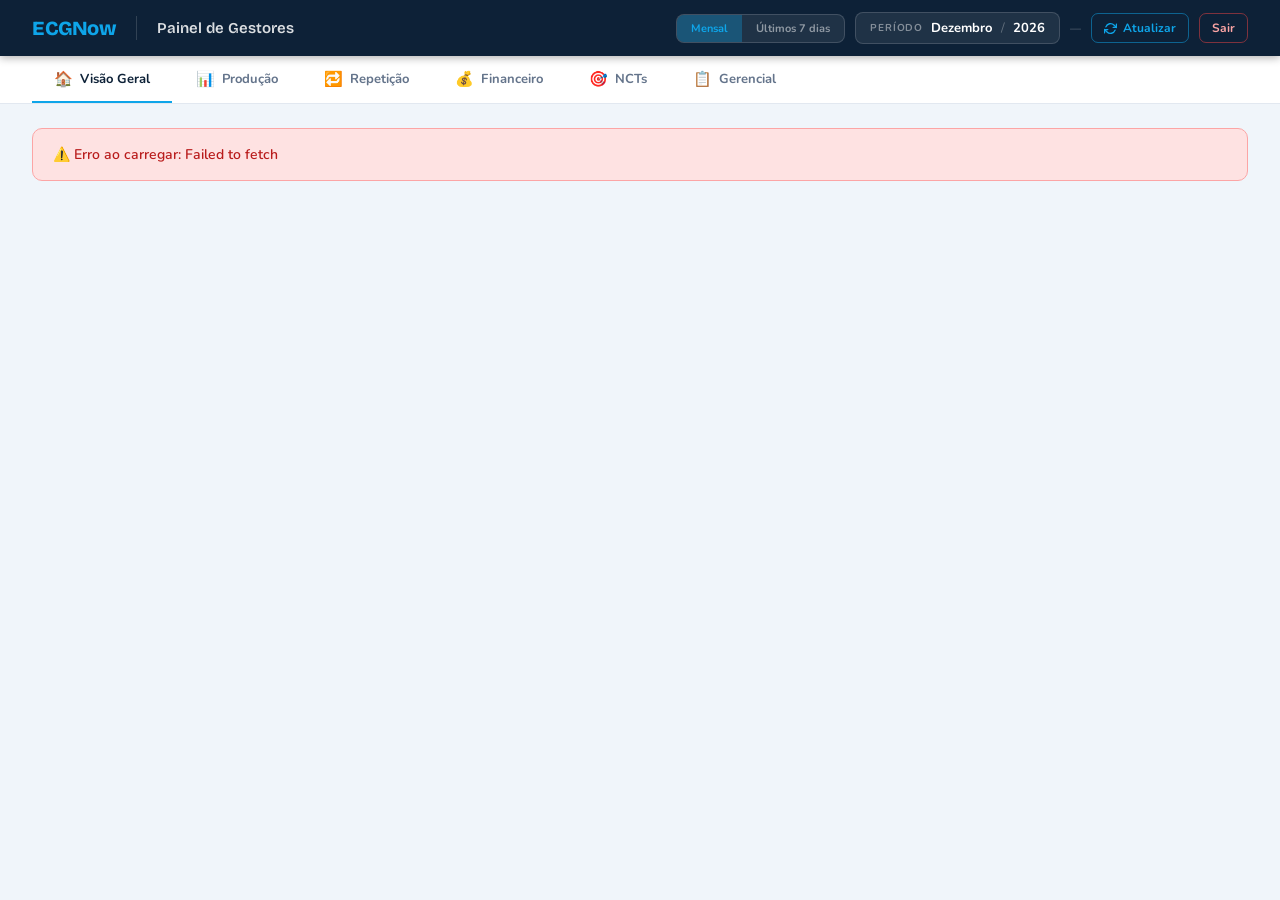
<file: index.html>
<!DOCTYPE html>
<!-- v3 -->
<html lang="pt-BR">
<head>
<meta charset="UTF-8">
<meta name="viewport" content="width=device-width, initial-scale=1.0">
<title>Painel Gestores — ECGNow</title>
<link href="https://fonts.googleapis.com/css2?family=Bricolage+Grotesque:opsz,wght@12..96,400;12..96,600;12..96,700;12..96,800&family=Nunito:wght@400;500;600;700;800&display=swap" rel="stylesheet">
<link rel="stylesheet" href="css/base.css">
<link rel="stylesheet" href="css/components.css">
</head>
<body>

<!-- ─── APP ─── -->
<!-- Autenticação via Cloudflare Access (Zero Trust) — senha local removida -->
<div id="appContent">

  <header class="header">
    <div class="header-left">
      <span class="logo">ECGNow</span>
      <div class="header-divider"></div>
      <span class="header-title">Painel de Gestores</span>
    </div>
    <div class="header-right">
      <div class="view-toggle">
        <button class="view-btn active" id="viewMonth" onclick="setViewMode('month')">Mensal</button>
        <button class="view-btn" id="viewWeek" onclick="setViewMode('week')">Últimos 7 dias</button>
      </div>
      <div class="period-wrap">
        <span class="period-label">Período</span>
        <select id="selMonth"></select>
        <span class="period-sep">/</span>
        <select id="selYear"></select>
      </div>
      <span class="last-upd" id="lastUpd">—</span>
      <button class="hdr-btn" onclick="refreshAll()">
        <svg width="13" height="13" viewBox="0 0 24 24" fill="none" stroke="currentColor" stroke-width="2.5" stroke-linecap="round" stroke-linejoin="round"><polyline points="23 4 23 10 17 10"/><polyline points="1 20 1 14 7 14"/><path d="M3.51 9a9 9 0 0 1 14.85-3.36L23 10M1 14l4.64 4.36A9 9 0 0 0 20.49 15"/></svg>
        Atualizar
      </button>
      <button class="hdr-btn hdr-btn-logout" onclick="location.href='https://painel-gestores.mayara-silva.workers.dev/.cloudflare/access/logout'">Sair</button>
    </div>
  </header>

  <nav class="tab-nav">
    <button class="tab-btn active" id="tab-GERAL"     onclick="switchTab('GERAL')"><span class="tab-icon">🏠</span> Visão Geral</button>
    <button class="tab-btn"        id="tab-PRODUCAO"  onclick="switchTab('PRODUCAO')"><span class="tab-icon">📊</span> Produção</button>
    <button class="tab-btn"        id="tab-REPETICAO" onclick="switchTab('REPETICAO')"><span class="tab-icon">🔁</span> Repetição</button>
    <button class="tab-btn"        id="tab-FINANCEIRO"onclick="switchTab('FINANCEIRO')"><span class="tab-icon">💰</span> Financeiro</button>
    <button class="tab-btn"        id="tab-NCTS"      onclick="switchTab('NCTS')"><span class="tab-icon">🎯</span> NCTs</button>
    <button class="tab-btn"        id="tab-GERENCIAL" onclick="switchTab('GERENCIAL')"><span class="tab-icon">📋</span> Gerencial</button>
  </nav>

  <main class="main" id="mainContent">
    <div class="loading"><div class="spinner"></div><span class="loading-text">Carregando dados…</span></div>
  </main>

</div>

<script src="js/config.js"></script>
<script src="js/fetch.js"></script>
<script src="js/utils.js"></script>
<script src="js/charts.js"></script>
<script src="js/scorecard.js"></script>
<script src="js/renders/geral.js"></script>
<script src="js/renders/producao.js"></script>
<script src="js/renders/repeticao.js"></script>
<script src="js/renders/financeiro.js"></script>
<script src="js/renders/ncts.js"></script>
<script src="js/renders/gerencial.js"></script>
<script src="js/app.js"></script>
</body>
</html>
</file>
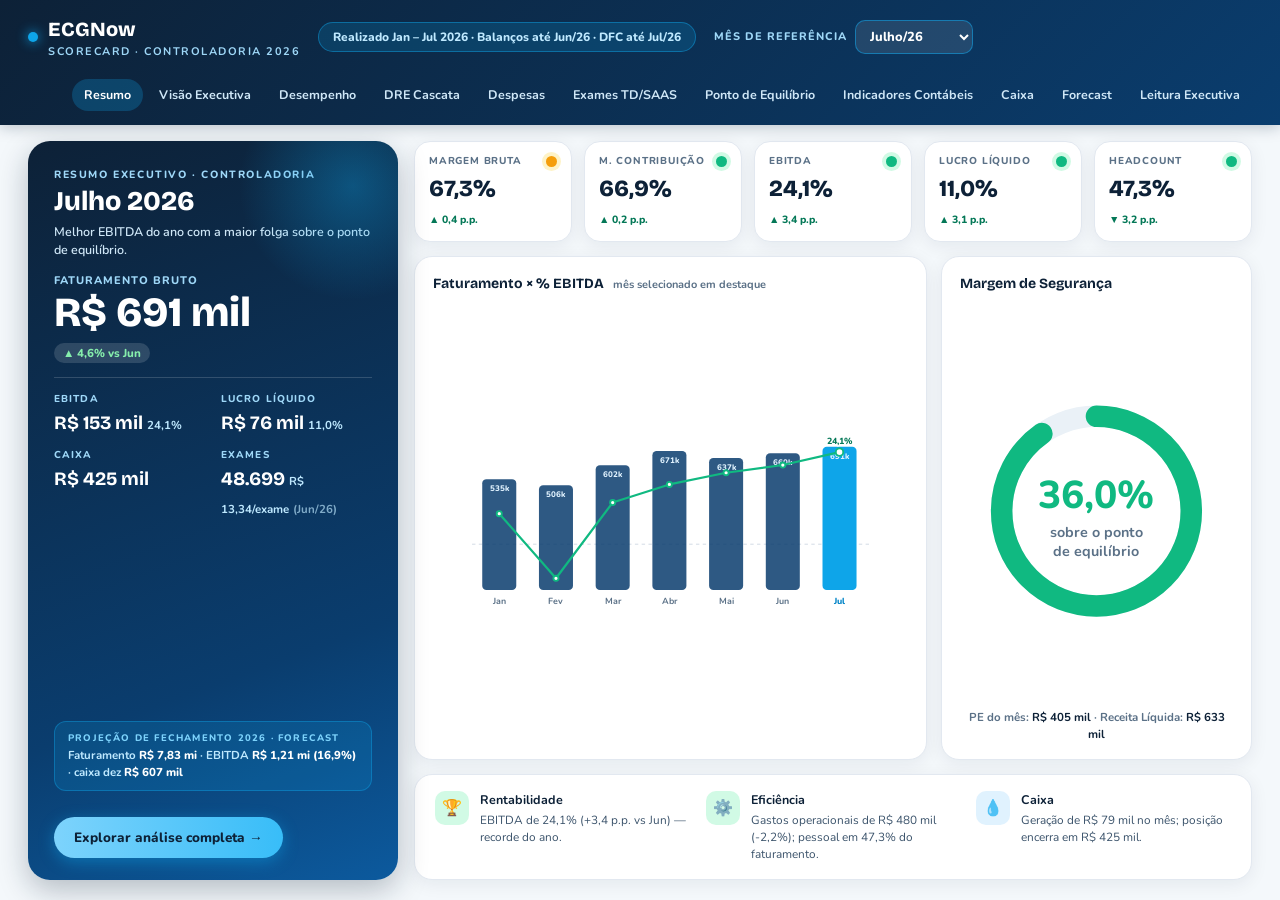
<file: scorecard.html>
<!DOCTYPE html>
<html lang="pt-BR">
<head>
<meta charset="UTF-8">
<meta name="viewport" content="width=device-width, initial-scale=1.0">
<title>Scorecard Financeiro 2026 · ECGNow Controladoria</title>
<link rel="preconnect" href="https://fonts.googleapis.com">
<link href="https://fonts.googleapis.com/css2?family=Bricolage+Grotesque:wght@500;600;700;800&family=Nunito:wght@400;600;700;800&display=swap" rel="stylesheet">
<style>
/* ============================================================
   SCORECARD FINANCEIRO ECGNOW 2026 — Design System oficial
   Fontes: Bricolage Grotesque (títulos) + Nunito (corpo)
   Paleta: navy #0D2137 / #0a3d6e · cyan #0ea5e9 · tema claro
   ============================================================ */
:root{
  --navy:#0D2137; --navy2:#0a3d6e; --cyan:#0ea5e9; --cyan-soft:#e0f2fe;
  --bg:#f4f8fb; --card:#ffffff; --line:#e2e8f0;
  --txt:#0D2137; --muted:#5b7187;
  --ok:#10b981; --ok-soft:#d1fae5; --warn:#f59e0b; --warn-soft:#fef3c7;
  --bad:#ef4444; --bad-soft:#fee2e2;
  --radius:18px; --shadow:0 4px 18px rgba(13,33,55,.07);
}
*{margin:0;padding:0;box-sizing:border-box}
body{font-family:'Nunito',sans-serif;background:var(--bg);color:var(--txt);font-size:15px;line-height:1.5}
h1,h2,h3,.brand,.kpi-value,.big-num{font-family:'Bricolage Grotesque',sans-serif}

/* ---------- Topbar ---------- */
.topbar{position:sticky;top:0;z-index:50;background:linear-gradient(135deg,var(--navy) 0%,var(--navy2) 100%);color:#fff;box-shadow:0 2px 14px rgba(13,33,55,.25)}
.topbar-inner{max-width:1280px;margin:0 auto;padding:14px 28px;display:flex;align-items:center;gap:18px;flex-wrap:wrap}
.brand{font-weight:800;font-size:20px;letter-spacing:.2px;display:flex;align-items:center;gap:10px}
.brand .dot{width:10px;height:10px;border-radius:50%;background:var(--cyan);box-shadow:0 0 12px var(--cyan)}
.brand small{font-family:'Nunito';font-weight:700;font-size:11px;color:#9fd8f8;text-transform:uppercase;letter-spacing:1.5px;display:block}
.nav{display:flex;gap:4px;margin-left:auto;flex-wrap:wrap}
.nav a{color:#cfe7f7;text-decoration:none;font-weight:700;font-size:12.5px;padding:7px 12px;border-radius:999px;transition:.2s}
.nav a:hover,.nav a.active{background:rgba(14,165,233,.25);color:#fff}
.period-chip{background:rgba(14,165,233,.18);border:1px solid rgba(14,165,233,.45);color:#bfe9ff;font-size:12px;font-weight:800;padding:5px 14px;border-radius:999px;white-space:nowrap}
.mes-sel{display:flex;align-items:center;gap:8px;font-size:11px;font-weight:800;text-transform:uppercase;letter-spacing:1px;color:#9fd8f8}
.mes-sel select{font-family:'Nunito';font-weight:800;font-size:13px;color:#fff;background:rgba(255,255,255,.10);border:1px solid rgba(14,165,233,.55);border-radius:10px;padding:6px 10px;cursor:pointer;outline:none}
.mes-sel select option{color:var(--navy)}

.wrap{max-width:1280px;margin:0 auto;padding:30px 28px 70px}
section{margin-bottom:48px;scroll-margin-top:90px}
.sec-head{display:flex;align-items:baseline;gap:14px;margin-bottom:6px;flex-wrap:wrap}
.sec-head h2{font-size:24px;font-weight:800;color:var(--navy)}
.sec-head .tag{font-size:11px;font-weight:800;text-transform:uppercase;letter-spacing:1.2px;color:var(--cyan);background:var(--cyan-soft);padding:4px 12px;border-radius:999px}
.sec-sub{color:var(--muted);font-size:13.5px;margin-bottom:20px;max-width:880px}

/* ---------- Cards & grids ---------- */
.card{background:var(--card);border:1px solid var(--line);border-radius:var(--radius);box-shadow:var(--shadow);padding:20px 22px}
.grid{display:grid;gap:16px}
.g-kpi{grid-template-columns:repeat(auto-fit,minmax(176px,1fr))}
.g-2{grid-template-columns:1fr 1fr}
.g-3{grid-template-columns:repeat(3,1fr)}
.g-4{grid-template-columns:repeat(4,1fr)}
@media(max-width:980px){.g-2,.g-3,.g-4{grid-template-columns:1fr 1fr}}
@media(max-width:640px){.g-2,.g-3,.g-4{grid-template-columns:1fr}.wrap{padding:20px 14px 60px}}

/* ---------- KPI hero ---------- */
.kpi{position:relative;overflow:hidden}
.kpi::before{content:'';position:absolute;top:0;left:0;right:0;height:4px;background:linear-gradient(90deg,var(--cyan),var(--navy2))}
.kpi-label{font-size:11px;font-weight:800;text-transform:uppercase;letter-spacing:1.1px;color:var(--muted);display:flex;align-items:center;justify-content:space-between;gap:6px}
.kpi-value{font-size:27px;font-weight:800;color:var(--navy);margin:6px 0 2px;white-space:nowrap}
.kpi-value small{font-size:14px;color:var(--muted);font-weight:600}
.kpi-meta{display:flex;align-items:center;gap:8px;font-size:12px;font-weight:700;flex-wrap:wrap}
.delta{padding:2px 9px;border-radius:999px;font-size:11.5px;font-weight:800}
.delta.up{background:var(--ok-soft);color:#047857}
.delta.down{background:var(--bad-soft);color:#b91c1c}
.delta.flat{background:#e8eef4;color:var(--muted)}
.kpi-ytd{color:var(--muted);font-weight:700;font-size:11.5px}
.spark{margin-top:10px;width:100%;height:38px}
.farol{width:11px;height:11px;border-radius:50%;display:inline-block;flex:none}
.farol.g{background:var(--ok);box-shadow:0 0 0 4px var(--ok-soft)}
.farol.y{background:var(--warn);box-shadow:0 0 0 4px var(--warn-soft)}
.farol.r{background:var(--bad);box-shadow:0 0 0 4px var(--bad-soft)}

/* ---------- Chart shells ---------- */
.chart-card h3{font-size:15.5px;font-weight:700;color:var(--navy);margin-bottom:2px}
.chart-card .hint{font-size:12px;color:var(--muted);margin-bottom:12px}
.legend{display:flex;gap:16px;flex-wrap:wrap;font-size:12px;font-weight:700;color:var(--muted);margin-bottom:8px}
.legend span{display:flex;align-items:center;gap:6px}
.legend i{width:12px;height:12px;border-radius:4px;display:inline-block}
svg text{font-family:'Nunito',sans-serif}

/* ---------- Tables ---------- */
table{width:100%;border-collapse:collapse;font-size:13px}
th{font-size:11px;text-transform:uppercase;letter-spacing:.8px;color:var(--muted);font-weight:800;text-align:right;padding:8px 10px;border-bottom:2px solid var(--line)}
th:first-child{text-align:left}
td{padding:9px 10px;border-bottom:1px solid #eef3f8;text-align:right;font-weight:600;color:var(--navy)}
td:first-child{text-align:left;font-weight:700}
tr:last-child td{border-bottom:none}
tr.total td{background:#f1f7fc;font-weight:800;border-top:2px solid var(--line)}
.pill{padding:2px 9px;border-radius:999px;font-size:11px;font-weight:800}
.pill.g{background:var(--ok-soft);color:#047857}.pill.y{background:var(--warn-soft);color:#92400e}.pill.r{background:var(--bad-soft);color:#b91c1c}

/* ---------- Toggle DRE ---------- */
.toggle{display:inline-flex;background:#eaf1f7;border-radius:999px;padding:4px;gap:4px;margin-bottom:14px}
.toggle button{border:none;background:transparent;font-family:'Nunito';font-weight:800;font-size:12.5px;color:var(--muted);padding:7px 18px;border-radius:999px;cursor:pointer;transition:.2s}
.toggle button.on{background:var(--navy);color:#fff;box-shadow:0 2px 8px rgba(13,33,55,.25)}

/* ---------- Insights ---------- */
.insight{display:flex;gap:14px;padding:16px 18px;border-radius:14px;border:1px solid var(--line);background:#fff;margin-bottom:12px;align-items:flex-start}
.insight .ico{flex:none;width:36px;height:36px;border-radius:10px;display:flex;align-items:center;justify-content:center;font-size:17px}
.insight b{color:var(--navy)}
.insight p{font-size:13.5px;color:#3b536b;margin-top:2px}
.ico.g{background:var(--ok-soft)}.ico.y{background:var(--warn-soft)}.ico.r{background:var(--bad-soft)}.ico.b{background:var(--cyan-soft)}

.foot{color:var(--muted);font-size:11.5px;text-align:center;margin-top:40px;border-top:1px solid var(--line);padding-top:18px}
.big-num{font-size:30px;font-weight:800;color:var(--navy)}
.mini-label{font-size:11px;font-weight:800;letter-spacing:1px;text-transform:uppercase;color:var(--muted)}

/* ---------- Página inicial · Resumo Executivo (1 tela, sem scroll) ---------- */
#viewResumo{max-width:1280px;margin:0 auto;padding:16px 28px 20px;display:grid;grid-template-columns:370px minmax(0,1fr);gap:16px;overflow:hidden}
.rs-hero{background:linear-gradient(160deg,var(--navy) 0%,var(--navy2) 70%,#0c5a9e 100%);border-radius:22px;color:#fff;padding:26px 26px 22px;display:flex;flex-direction:column;gap:14px;box-shadow:0 10px 30px rgba(13,33,55,.28);position:relative;overflow:hidden}
.rs-hero::after{content:'';position:absolute;right:-70px;top:-70px;width:230px;height:230px;border-radius:50%;background:radial-gradient(circle,rgba(14,165,233,.35),transparent 70%)}
.rs-kicker{font-size:10.5px;font-weight:800;letter-spacing:1.6px;text-transform:uppercase;color:#9fd8f8}
.rs-mes{font-size:clamp(26px,3vh,34px);font-weight:800;line-height:1.1;margin-top:4px}
.rs-verdict{font-size:12.5px;color:#cfe7f7;font-weight:600;margin-top:6px;line-height:1.45;font-family:'Nunito'}
.rs-big{font-size:clamp(30px,4.6vh,42px);font-weight:800;font-family:'Bricolage Grotesque';line-height:1.05;margin:2px 0 6px}
.rs-hero-grid{display:grid;grid-template-columns:1fr 1fr;gap:10px 16px;border-top:1px solid rgba(255,255,255,.16);padding-top:14px;position:relative;z-index:1}
.rs-hl{font-size:10px;font-weight:800;letter-spacing:1.1px;text-transform:uppercase;color:#9fd8f8}
.rs-hv{font-family:'Bricolage Grotesque';font-size:clamp(15px,2.1vh,19px);font-weight:700;margin-top:2px}
.rs-hv small{font-family:'Nunito';font-size:11.5px;font-weight:700;color:#bfe9ff}
.rs-cta{margin-top:auto;align-self:flex-start;border:none;cursor:pointer;font-family:'Nunito';font-weight:800;font-size:13.5px;color:var(--navy);background:linear-gradient(90deg,#7dd3fc,#38bdf8);padding:11px 20px;border-radius:999px;box-shadow:0 4px 16px rgba(14,165,233,.45);transition:.2s;position:relative;z-index:1}
.rs-proj{margin-top:auto;font-size:11.5px;font-weight:700;color:#bfe9ff;background:rgba(14,165,233,.16);border:1px solid rgba(14,165,233,.4);border-radius:12px;padding:9px 13px;line-height:1.5;position:relative;z-index:1}
.rs-proj b{color:#fff;font-weight:800}
.rs-proj .pl{font-size:9.5px;font-weight:800;letter-spacing:1.2px;text-transform:uppercase;color:#7dd3fc;display:block;margin-bottom:2px}
.rs-hero .rs-cta{margin-top:12px}
.rs-cta:hover{transform:translateY(-2px);box-shadow:0 8px 22px rgba(14,165,233,.55)}
.rs-right{display:grid;grid-template-rows:auto minmax(0,1fr) auto;gap:14px;min-width:0}
.rs-chips{display:grid;grid-template-columns:repeat(5,1fr);gap:12px}
.rs-chip{background:var(--card);border:1px solid var(--line);border-radius:16px;padding:12px 14px;box-shadow:var(--shadow)}
.rs-chip .l{font-size:10px;font-weight:800;letter-spacing:.8px;text-transform:uppercase;color:var(--muted);display:flex;justify-content:space-between;align-items:center;gap:6px}
.rs-chip .v{font-family:'Bricolage Grotesque';font-size:clamp(18px,2.6vh,23px);font-weight:800;color:var(--navy);margin-top:3px}
.rs-chip .d{font-size:10.5px;font-weight:800;margin-top:2px}
.rs-chip .d.up{color:#047857}.rs-chip .d.down{color:#b91c1c}.rs-chip .d.flat{color:var(--muted)}
.rs-mid{display:grid;grid-template-columns:1.65fr 1fr;gap:14px;min-height:0}
.rs-chart-card,.rs-gauge-card{display:flex;flex-direction:column;min-height:0;padding:16px 18px}
.rs-card-title{font-family:'Bricolage Grotesque';font-size:14px;font-weight:700;color:var(--navy)}
.rs-card-sub{font-family:'Nunito';font-size:11px;color:var(--muted);font-weight:700;margin-left:6px}
.rs-chart{flex:1;min-height:0;display:flex;align-items:center}
.rs-chart svg{width:100%;max-height:100%}
.rs-gauge{flex:1;display:flex;align-items:center;justify-content:center;min-height:0}
.rs-gauge svg{max-height:100%;width:auto}
.rs-gauge-foot{font-size:11.5px;color:var(--muted);font-weight:700;text-align:center;line-height:1.5}
.rs-destaques{display:grid;grid-template-columns:repeat(3,1fr);gap:16px;padding:16px 20px}
.rs-dest{display:flex;gap:11px;align-items:flex-start}
.rs-dest .ico{flex:none;width:34px;height:34px;border-radius:10px;display:flex;align-items:center;justify-content:center;font-size:16px}
.rs-dest b{font-size:12.5px;color:var(--navy);display:block;margin-bottom:2px}
.rs-dest p{font-size:11.8px;color:#3b536b;line-height:1.45}
@media(max-width:1024px){#viewResumo{grid-template-columns:1fr;overflow:auto;height:auto !important}.rs-chips{grid-template-columns:repeat(2,1fr)}.rs-mid,.rs-destaques{grid-template-columns:1fr}}
@media(max-height:760px) and (min-width:1024px){.rs-hero{padding:18px 22px 16px;gap:10px}.rs-destaques{padding:12px 16px}.rs-chip{padding:9px 12px}}
</style>
</head>
<body>

<div class="topbar">
  <div class="topbar-inner">
    <div class="brand"><span class="dot"></span><div>ECGNow<small>Scorecard · Controladoria 2026</small></div></div>
    <span class="period-chip">Realizado Jan – Jul 2026 · Balanços até Jun/26 · DFC até Jul/26</span>
    <label class="mes-sel">Mês de referência
      <select id="mesSel" onchange="setMes(+this.value)">
        <option value="0">Janeiro/26</option>
        <option value="1">Fevereiro/26</option>
        <option value="2">Março/26</option>
        <option value="3">Abril/26</option>
        <option value="4">Maio/26</option>
        <option value="5">Junho/26</option>
        <option value="6" selected>Julho/26</option>
      </select>
    </label>
    <nav class="nav">
      <a href="javascript:void(0)" id="navResumo" class="active" onclick="showResumo()">Resumo</a>
      <a href="#executivo">Visão Executiva</a>
      <a href="#desempenho">Desempenho</a>
      <a href="#dre">DRE Cascata</a>
      <a href="#despesas">Despesas</a>
      <a href="#exames">Exames TD/SAAS</a>
      <a href="#equilibrio">Ponto de Equilíbrio</a>
      <a href="#contabil">Indicadores Contábeis</a>
      <a href="#caixa">Caixa</a>
      <a href="#forecast">Forecast</a>
      <a href="#leitura">Leitura Executiva</a>
    </nav>
  </div>
</div>

<!-- ===================== PÁGINA INICIAL · RESUMO EXECUTIVO ===================== -->
<div id="viewResumo">
  <div class="rs-hero">
    <div>
      <div class="rs-kicker">Resumo Executivo · Controladoria</div>
      <h1 class="rs-mes" id="rsMes">Maio 2026</h1>
      <div class="rs-verdict" id="rsVerdict"></div>
    </div>
    <div class="rs-hero-num">
      <div class="mini-label" style="color:#9fd8f8">Faturamento Bruto</div>
      <div class="rs-big" id="rsFat"></div>
      <div id="rsFatDelta"></div>
    </div>
    <div class="rs-hero-grid">
      <div><div class="rs-hl" >EBITDA</div><div class="rs-hv" id="rsEbitda"></div></div>
      <div><div class="rs-hl">Lucro Líquido</div><div class="rs-hv" id="rsLL"></div></div>
      <div><div class="rs-hl">Caixa</div><div class="rs-hv" id="rsCaixa"></div></div>
      <div><div class="rs-hl">Exames</div><div class="rs-hv" id="rsExames"></div></div>
    </div>
    <div class="rs-proj" id="rsProj"></div>
    <button class="rs-cta" onclick="showDetalhe()">Explorar análise completa →</button>
  </div>

  <div class="rs-right">
    <div class="rs-chips" id="rsChips"></div>
    <div class="rs-mid">
      <div class="card rs-chart-card">
        <div class="rs-card-title">Faturamento × % EBITDA <span class="rs-card-sub">mês selecionado em destaque</span></div>
        <div class="rs-chart" id="rsChart"></div>
      </div>
      <div class="card rs-gauge-card">
        <div class="rs-card-title">Margem de Segurança</div>
        <div class="rs-gauge" id="rsGauge"></div>
        <div class="rs-gauge-foot" id="rsGaugeFoot"></div>
      </div>
    </div>
    <div class="card rs-destaques" id="rsDestaques"></div>
  </div>
</div>

<!-- ===================== ANÁLISE COMPLETA ===================== -->
<div id="viewDetalhe" style="display:none">
<div class="wrap">

<!-- ===================== 1. VISÃO EXECUTIVA ===================== -->
<section id="executivo">
  <div class="sec-head"><h2>Visão Executiva</h2><span class="tag" id="kpiTag">Maio/26 · farol vs. média do ano</span></div>
  <p class="sec-sub">Indicadores-chave do mês de referência com tendência mensal (sparkline, ponto destacado = mês selecionado) e acumulado até o mês. Farol: verde = acima da média 2026, amarelo = em linha, vermelho = abaixo.</p>
  <div class="grid g-kpi" id="kpiGrid"></div>
</section>

<!-- ===================== 2. DESEMPENHO ===================== -->
<section id="desempenho">
  <div class="sec-head"><h2>Desempenho Mensal</h2><span class="tag">Jan – Jul 2026</span></div>
  <p class="sec-sub">Receita e rentabilidade em uma única leitura: faturamento bruto (barras) contra a curva de EBITDA. Abaixo, a trajetória das três margens da DRE.</p>
  <div class="grid g-2">
    <div class="card chart-card">
      <h3>Faturamento Bruto × % EBITDA</h3>
      <div class="hint">Fev/26 concentra o único resultado operacional negativo do ano; desde então o EBITDA cresce por 5 meses seguidos, atingindo o recorde de 24,1% em jul/26.</div>
      <div class="legend"><span><i style="background:var(--navy2)"></i>Faturamento Bruto (R$)</span><span><i style="background:var(--cyan)"></i>% EBITDA</span></div>
      <div id="comboChart"></div>
    </div>
    <div class="card chart-card">
      <h3>Margens da DRE (%)</h3>
      <div class="hint">Margem Bruta e de Contribuição sobre a Receita Líquida; Lucro Líquido sobre o Faturamento Bruto (convenção da DRE oficial).</div>
      <div class="legend"><span><i style="background:#0a3d6e"></i>Margem Bruta</span><span><i style="background:#0ea5e9"></i>Margem de Contribuição</span><span><i style="background:#10b981"></i>EBITDA</span><span><i style="background:#f59e0b"></i>Lucro Líquido</span></div>
      <div id="marginChart"></div>
    </div>
  </div>
</section>

<!-- ===================== 3. DRE CASCATA ===================== -->
<section id="dre">
  <div class="sec-head"><h2>DRE em Cascata</h2><span class="tag">Da receita ao lucro</span></div>
  <p class="sec-sub">Decomposição da formação do resultado: cada degrau mostra quanto cada bloco de custo consome da receita até chegar ao lucro líquido.</p>
  <div class="card chart-card" style="margin-bottom:16px">
    <div class="toggle">
      <button class="on" id="wfBtnMes" onclick="WFMODE='mes';renderWaterfall(this)">Maio/26</button>
      <button onclick="WFMODE='ytd';renderWaterfall(this)">Acumulado 2026</button>
    </div>
    <div id="waterfall"></div>
  </div>
  <div class="card chart-card">
    <h3 id="bridgeTitle">Ponte do EBITDA · Abr → Mai</h3>
    <div class="hint" id="bridgeHint">Quanto cada bloco da DRE contribuiu para a variação do EBITDA entre o mês anterior e o mês de referência. Verde = efeito favorável, vermelho = desfavorável.</div>
    <div id="bridge"></div>
  </div>
</section>

<!-- ===================== 3b. DESPESAS POR CATEGORIA ===================== -->
<section id="despesas">
  <div class="sec-head"><h2>Despesas por Categoria</h2><span class="tag" id="despTag">Maio/26 vs Abril/26</span></div>
  <p class="sec-sub">Estrutura de gastos operacionais ao longo do ano e detalhamento do mês de referência contra o mês anterior, na mesma abertura da DRE gerencial.</p>
  <div class="grid g-2">
    <div class="card chart-card">
      <h3>Gastos operacionais por categoria (R$)</h3>
      <div class="hint">CSP + despesas variáveis + despesas fixas. Não inclui impostos, investimentos e resultado financeiro.</div>
      <div class="legend" style="margin-bottom:4px"><span><i style="background:#0a3d6e"></i>CSP</span><span><i style="background:#0ea5e9"></i>Pessoal</span><span><i style="background:#6366f1"></i>TI</span><span><i style="background:#14b8a6"></i>PJ</span><span><i style="background:#f59e0b"></i>Escritório</span><span><i style="background:#a855f7"></i>Variáveis</span><span><i style="background:#94a3b8"></i>Tributárias</span><span><i style="background:#f0879b"></i>Financeiras</span></div>
      <div id="despChart"></div>
    </div>
    <div class="card chart-card">
      <h3 id="despTblTitle">Detalhamento · Maio vs Abril</h3>
      <div class="hint">Variação mensal por categoria e peso sobre a receita líquida do mês. Total reconcilia com a linha "Total despesas" da DRE.</div>
      <div id="despTable"></div>
    </div>
  </div>
</section>

<!-- ===================== 4. EXAMES ===================== -->
<section id="exames">
  <div class="sec-head"><h2>Progresso de Exames · TD × SAAS</h2><span class="tag">Volume, receita e rentabilidade · dados até Jun/26</span></div>
  <p class="sec-sub">Evolução mensal de volume e valor faturado por linha de negócio, mix de receita do ano e margem bruta por linha. <b>Jul/26 pendente:</b> a quebra por linha (TD/SAAS/Comodato) ainda não fecha na planilha de origem para o mês.</p>
  <div class="grid g-2" style="margin-bottom:16px">
    <div class="card chart-card">
      <h3>Exames Faturados por mês</h3>
      <div class="hint">273.106 exames no acumulado · pico em abr/26 (51.298) · TD responde por 79,4% do volume.</div>
      <div class="legend"><span><i style="background:#0a3d6e"></i>Telediagnóstico</span><span><i style="background:#0ea5e9"></i>SAAS</span><span><i style="background:#94c6e8"></i>Comodato</span></div>
      <div id="examVolChart"></div>
    </div>
    <div class="card chart-card">
      <h3>Valor Faturado por linha (R$)</h3>
      <div class="hint">TD acumula R$ 2,87 mi e SAAS R$ 537 mil no ano; SAAS cresce 23,4% jun×jan, próximo do TD (+25,1%). Valor de jun estimado (bloco não preenchido na planilha).</div>
      <div class="legend"><span><i style="background:#0a3d6e"></i>Telediagnóstico</span><span><i style="background:#0ea5e9"></i>SAAS</span><span><i style="background:#94c6e8"></i>Comodato</span></div>
      <div id="examValChart"></div>
    </div>
  </div>
  <div class="grid g-3">
    <div class="card chart-card">
      <h3>Mix de Receita 2026</h3>
      <div class="hint">Participação no faturamento de exames + cursos (YTD).</div>
      <div id="mixDonut"></div>
    </div>
    <div class="card chart-card">
      <h3>Ticket médio por exame (R$)</h3>
      <div class="hint">Valor faturado total ÷ exames do mês.</div>
      <div id="ticketChart"></div>
    </div>
    <div class="card chart-card">
      <h3>Margem Bruta por linha (%)</h3>
      <div class="hint">Heatmap mensal: quanto mais escuro, maior a margem.</div>
      <div id="heatmap"></div>
    </div>
  </div>
</section>

<!-- ===================== 5. PONTO DE EQUILÍBRIO ===================== -->
<section id="equilibrio">
  <div class="sec-head"><h2>Ponto de Equilíbrio & Margem de Segurança</h2><span class="tag">Visão de controladoria</span></div>
  <p class="sec-sub">PE = despesas fixas ÷ % margem de contribuição. A margem de segurança mostra quanto a receita líquida pode cair antes do prejuízo operacional.</p>
  <div class="grid g-2">
    <div class="card chart-card">
      <h3>Receita Líquida × Ponto de Equilíbrio (R$)</h3>
      <div class="hint">Em fev/26 a receita ficou abaixo do PE (margem de segurança −14,7%). Em jul/26 a folga é a maior do ano: 36,0%.</div>
      <div class="legend"><span><i style="background:var(--cyan)"></i>Receita Líquida</span><span><i style="background:var(--bad)"></i>Ponto de Equilíbrio</span></div>
      <div id="beChart"></div>
    </div>
    <div class="card chart-card">
      <h3>Margem de Segurança (%)</h3>
      <div class="hint">Distância percentual entre a receita líquida e o ponto de equilíbrio do mês.</div>
      <div id="msChart"></div>
    </div>
  </div>
</section>

<!-- ===================== 6. INDICADORES CONTÁBEIS ===================== -->
<section id="contabil">
  <div class="sec-head"><h2>Indicadores Contábeis</h2><span class="tag">Balanços Patrimoniais Jan – Jun/26</span></div>
  <p class="sec-sub">Saúde patrimonial mensal apurada pela Simétrica Assessoria Contábil. O balanço de junho reverteu a recuperação dos meses anteriores: o patrimônio líquido caiu R$ 10,2 mil no mês, para −R$ 14,7 mil, mesmo com o resultado operacional positivo do período — indício de ajustes contábeis (provisões, IRPJ/CSLL) que não aparecem na DRE gerencial.</p>
  <div class="grid g-4" style="margin-bottom:16px" id="balKpis"></div>
  <div class="grid g-2">
    <div class="card chart-card">
      <h3>Evolução do Patrimônio Líquido (R$)</h3>
      <div class="hint">PL negativo desde fev/26 pelo prejuízo acumulado histórico (R$ −1,086 mi em jun), parcialmente compensado pelo F.A.C. de R$ 1,066 mi. Junho interrompeu 3 meses de recuperação: −R$ 10,2 mil no mês, para −R$ 14,7 mil.</div>
      <div id="plChart"></div>
    </div>
    <div class="card chart-card">
      <h3>Indicadores por mês</h3>
      <div class="hint">Referências usuais: Liquidez Corrente ≥ 1,5 · Liquidez Imediata ≥ 1,0 · CCL positivo.</div>
      <table>
        <thead><tr><th>Indicador</th><th>Jan</th><th>Fev</th><th>Mar</th><th>Abr</th><th>Mai</th><th>Jun</th><th>Status</th></tr></thead>
        <tbody>
          <tr><td>Liquidez Corrente (AC/PC)</td><td>2,46</td><td>2,27</td><td>1,78</td><td>2,15</td><td>2,09</td><td>1,96</td><td><span class="pill g">Confortável</span></td></tr>
          <tr><td>Liquidez Imediata (Disp./PC)</td><td>1,42</td><td>1,16</td><td>0,92</td><td>1,15</td><td>1,14</td><td>1,16</td><td><span class="pill g">Recuperada</span></td></tr>
          <tr><td>Capital Circulante Líquido (R$ mil)</td><td>323,9</td><td>250,9</td><td>211,2</td><td>262,6</td><td>275,1</td><td>282,2</td><td><span class="pill g">Positivo</span></td></tr>
          <tr><td>Endividamento (Passivo/Ativo)</td><td>97,8%</td><td>105,2%</td><td>110,3%</td><td>102,3%</td><td>100,6%</td><td>102,0%</td><td><span class="pill y">Atenção</span></td></tr>
          <tr><td>Prazo Médio de Recebimento (dias)</td><td>12,7</td><td>13,0</td><td>11,6</td><td>10,1</td><td>11,3</td><td>10,7</td><td><span class="pill g">Excelente</span></td></tr>
          <tr><td>Carga Tributária Total (% Fat.)</td><td>9,4%</td><td>9,4%</td><td>7,9%</td><td>12,8%</td><td>11,0%</td><td>10,6%</td><td><span class="pill y">Lucro Presumido</span></td></tr>
        </tbody>
      </table>
    </div>
  </div>
</section>

<!-- ===================== 7. CAIXA ===================== -->
<section id="caixa">
  <div class="sec-head"><h2>Caixa & Geração de Caixa</h2><span class="tag">Posição e fluxo mensal · DFC até Jul/26</span></div>
  <p class="sec-sub">Posição de caixa ao fim de cada mês (DRE gerencial) e geração líquida mensal, com julho apurado a partir dos lançamentos realizados (aba Lançamentos). Cinco meses consecutivos de geração positiva após fev/26, com julho no maior patamar do ano.</p>
  <div class="grid g-2">
    <div class="card chart-card">
      <h3>Posição de Caixa (R$)</h3>
      <div class="hint">Caixa encerra julho em R$ 424,5 mil (+22,8% no mês) — melhor posição do ano e 84,4% acima do vale de fev/26. Supera em R$ 30,3 mil (+7,7%) a posição que estava projetada para o mês.</div>
      <div id="cashChart"></div>
    </div>
    <div class="card chart-card">
      <h3>Geração de Caixa Mensal (R$)</h3>
      <div class="hint">Julho gerou +R$ 78,8 mil, recorde do ano, elevando a soma Jan–Jul para +R$ 115,4 mil. Fev/26 segue como único mês negativo (−R$ 84,9 mil).</div>
      <div id="cashGenChart"></div>
    </div>
  </div>
</section>

<!-- ===================== 7b. FORECAST 2026 ===================== -->
<section id="forecast">
  <div class="sec-head"><h2>Forecast 2026</h2><span class="tag">Realizado Jan–Jul + Projetado Ago–Dez</span></div>
  <p class="sec-sub">Visão dos 12 meses consolidando o realizado oficial da DRE (Jan–Jul) com o forecast da companhia (Ago–Dez). Barras e linhas sólidas = realizado; tonalidade clara e tracejado = projetado. Percentuais recalculados na convenção do scorecard (EBITDA sobre Receita Líquida).</p>
  <div class="grid g-4" style="margin-bottom:16px" id="fcKpis"></div>
  <div class="card chart-card" style="margin-bottom:16px">
    <h3>Faturamento Bruto × % EBITDA · 12 meses</h3>
    <div class="hint">Com julho já realizado (24,1% de EBITDA, recorde do ano), o forecast projeta agosto–outubro entre 23% e 24% de EBITDA, com pico de faturamento de R$ 744 mil em outubro; nov–dez desaceleram (12,9% em dezembro).</div>
    <div class="legend"><span><i style="background:#0a3d6e"></i>Faturamento realizado</span><span><i style="background:#9dc3e0"></i>Faturamento projetado</span><span><i style="background:#10b981"></i>% EBITDA</span></div>
    <div id="fcChart"></div>
  </div>
  <div class="grid g-2" style="margin-bottom:16px">
    <div class="card chart-card">
      <h3>Trajetória de Caixa projetada (R$)</h3>
      <div class="hint">O caixa sobe de forma consistente até o pico de R$ 621 mil em novembro e encerra o ano em R$ 607 mil — R$ 182,7 mil acima da posição de julho (R$ 424,5 mil).</div>
      <div id="fcCaixa"></div>
    </div>
    <div class="card chart-card">
      <h3>Lucro Líquido mensal (R$)</h3>
      <div class="hint">Julho realizou R$ 76 mil de lucro; ago–out projetam mais R$ 198 mil somados. Dezembro segue negativo (−R$ 14 mil) com 13º salário e impostos cheios.</div>
      <div id="fcLL"></div>
    </div>
  </div>
  <div class="grid g-2">
    <div class="insight"><div class="ico g">☀️</div><div><b>O 2º semestre carrega o ano e o resultado já virou.</b><p>Julho fechou com EBITDA recorde de 24,1% e R$ 76 mil de lucro — o melhor mês do ano. Ago–out projetam EBITDA entre 23% e 24%, com pico de faturamento de R$ 744 mil em outubro. O lucro líquido projetado do ano sobe para R$ 320,6 mil (4,1% do faturamento).</p></div></div>
    <div class="insight"><div class="ico y">🧊</div><div><b>Dezembro segue deficitário e mantém viva a tese do Lucro Real.</b><p>Dezembro projeta −R$ 14 mil de lucro líquido mesmo com faturamento de R$ 658 mil: o 13º salário e IRPJ+CSLL de ~R$ 60 mil no Presumido consomem todo o resultado do mês. Com o lucro anual agora positivo em R$ 320,6 mil, a comparação Presumido × Real fica ainda mais relevante para 2027.</p></div></div>
  </div>
</section>

<!-- ===================== 8. LEITURA EXECUTIVA ===================== -->
<section id="leitura">
  <div class="sec-head"><h2>Leitura Executiva</h2><span class="tag">O que os números dizem</span></div>
  <div class="grid g-2">
    <div>
      <div class="insight"><div class="ico g">📈</div><div><b>Trajetória de rentabilidade é o destaque do ano.</b><p>O EBITDA saiu de −8,9% em fevereiro para 24,1% em julho — recorde de 2026 — com cinco meses seguidos de expansão. A margem de contribuição de 67,5% em maio segue como a melhor do ano, e o lucro líquido acumulado (jan–jul) soma R$ 107,6 mil.</p></div></div>
      <div class="insight"><div class="ico g">🛡️</div><div><b>Risco operacional em queda.</b><p>O ponto de equilíbrio caiu de R$ 530 mil (fev) para R$ 405 mil (jul), com despesas fixas em queda (−4,8% no mês) e margem de contribuição alta (66,9%). A margem de segurança de 36,0% em julho é a maior folga do ano.</p></div></div>
      <div class="insight"><div class="ico b">🔬</div><div><b>SAAS cresce acima do TD e sustenta margem superior.</b><p>O valor faturado SAAS subiu 23,4% entre jan e jun (vs. +25,1% no TD) e a linha entregou margem bruta de até 75,5% (abr). Mensalidades SAAS também crescem: de R$ 5,4 mil para R$ 7,5 mil/mês.</p></div></div>
      <div class="insight"><div class="ico g">⚡</div><div><b>Eficiência de pessoal melhorou 7,6 p.p. no ano.</b><p>O custo total de pessoas caiu de 58,1% do faturamento (jan) para 50,5% (jun); maio foi o piso do ano (47,5%). A eficiência se sustenta mesmo com o volume recorde de exames no 2º trimestre.</p></div></div>
    </div>
    <div>
      <div class="insight"><div class="ico y">⚖️</div><div><b>Carga tributária pressiona o lucro líquido, mas alivia em julho.</b><p>IRPJ+CSLL saltaram de ~R$ 22,9 mil/mês (Q1) para ~R$ 59 mil/mês desde abril pelo Lucro Presumido. Em julho consumiram 43% do LAIR de R$ 133,8 mil, ante 53% em junho. A avaliação de migração para Lucro Real segue como principal alavanca fiscal.</p></div></div>
      <div class="insight"><div class="ico r">🏛️</div><div><b>Patrimônio líquido piora em junho, na contramão do lucro do mês.</b><p>Após subir de −R$ 69,0 mil (mar) para −R$ 4,5 mil (mai), o PL fechou junho em −R$ 14,7 mil (−R$ 10,2 mil no mês), apesar do lucro operacional de R$ 52 mil no período. A divergência sugere ajustes contábeis (provisões, IRPJ/CSLL) não capturados na DRE gerencial e merece conciliação com a Simétrica.</p></div></div>
      <div class="insight"><div class="ico r">📉</div><div><b>Fevereiro segue como o ponto fora da curva.</b><p>Único mês com prejuízo (−R$ 84,2 mil): menor faturamento do ano, margem bruta de 62,9% e despesas fixas no pico (R$ 321 mil, incluindo rescisão de R$ 20,4 mil). O acumulado do ano absorveu esse efeito e segue positivo: lucro líquido YTD (jan–jul) de +R$ 107,6 mil.</p></div></div>
      <div class="insight"><div class="ico b">💧</div><div><b>Liquidez confortável e recebimento ágil.</b><p>Liquidez corrente de 1,96 e prazo médio de recebimento de apenas 10,7 dias em junho. O capital circulante líquido de R$ 282,2 mil cobre 4,7 meses de IRPJ+CSLL correntes.</p></div></div>
    </div>
  </div>
</section>

<div class="foot">
  Scorecard Financeiro ECGNow Medicina Diagnóstica Ltda · CNPJ 23.154.712/0001-60 · Elaborado pela Controladoria — Jul/2026<br>
  Fontes: Demonstrativo_Anual (Dashboard Financeiro 2026), fechamento de Jul/26 · Balanços Patrimoniais Jan–Jun/26 (Simétrica Assessoria Contábil) · Caixa/DFC de Jul/26 (aba Lançamentos) · Forecast_2026 (FORECAST26), Ago–Dez.<br>
  Ressalvas: (1) Custo total de pessoas de Jul/26 é estimativa (Pessoal 8.0 + CSP) — a aba Headcount ainda não fechou o mês. (2) Volume/mix de exames (TD·SAAS·Comodato) segue em Jun/26; a quebra por linha para Jul/26 ainda não fecha na planilha de origem. (3) Balanço patrimonial mais recente é o de Jun/26; o fechamento contábil de julho ainda não foi recebido da Simétrica.<br>
  Convenções: Margem Bruta, M. Contribuição e EBITDA calculados sobre a Receita Líquida; % Lucro Líquido e % Headcount sobre o Faturamento Bruto, conforme DRE gerencial oficial.
</div>
</div>
</div><!-- /viewDetalhe -->

<script>
/* ============================================================
   BASE DE DADOS — valores extraídos da DRE gerencial (aba
   Demonstrativo_Anual), aba Headcount e balanços contábeis.
   ============================================================ */
const MESES = ['Jan','Fev','Mar','Abr','Mai','Jun','Jul'];
const MESES_FULL = ['Janeiro','Fevereiro','Março','Abril','Maio','Junho','Julho'];
let SEL = 6;          // índice do mês de referência (0=Jan ... 6=Jul)
let WFMODE = 'mes';   // modo da cascata: 'mes' ou 'ytd'
const D = {
  fat:   [535147.10, 505719.87, 601539.47, 670697.29, 636552.67, 660409.28, 690940.34],
  recBruta:[531526.57, 486583.35, 581914.64, 645530.53, 593022.15, 630225.39, 644830.17], // competência (base da DRE)
  rl:    [503869.83, 461987.52, 557081.14, 617673.68, 582064.04, 619659.03, 633153.98],
  lb:    [341164.78, 290566.44, 376742.60, 408769.53, 397284.21, 414928.23, 426233.80],
  mc:    [333152.07, 279730.31, 370829.16, 402246.73, 393002.68, 413373.57, 423875.43],
  ebitda:[40271.35, -41222.59, 60818.88, 96716.99, 108969.06, 128557.33, 152729.47],
  ll:    [6041.17, -84236.14, 20360.42, 10943.43, 26373.99, 51998.28, 76097.96],
  // Despesas por categoria (DRE gerencial)
  impFat:[27656.74, 24595.83, 24833.50, 27856.85, 10958.11, 10566.36, 11676.19],
  csp:   [162705.05, 171421.08, 180338.55, 208904.15, 184779.83, 204730.80, 206920.19],
  despVar:[8012.71, 10836.13, 5913.44, 6522.80, 4281.53, 1554.66, 2358.37],
  pessoal8:[143479.04, 150827.16, 155402.03, 137319.56, 120657.86, 132189.92, 119925.53],
  pj:    [40408.31, 44244.70, 38011.31, 43890.14, 35312.75, 32726.48, 34882.56],
  ti:    [73868.91, 93396.94, 83959.70, 91865.88, 95353.96, 88491.17, 84943.37],
  tribut:[11771.38, 9955.74, 9929.06, 11140.27, 11914.48, 11251.57, 10677.44],
  escrit:[22585.23, 21796.15, 22039.06, 20613.77, 19804.40, 19133.02, 19551.17],
  finFix:[767.85, 732.21, 669.12, 700.12, 990.17, 1024.08, 1165.89],
  invest:[9413.74, 11072.88, 8178.31, 14496.81, 9312.68, 10787.27, 4116.60],
  despFin:[10496.28, 9565.87, 9617.63, 14168.60, 14437.89, 14241.22, 14767.15],
  irCsll:[22493.46, 22718.36, 22943.29, 58323.92, 58907.15, 59531.22, 57748.20],
  resFin:[-2322.98, -9222.31, -9336.86, -12952.83, -14375.24, -6240.56, -14766.71],
  despFixas:[292880.72, 320952.90, 310010.28, 305529.74, 284033.62, 284816.24, 271145.96],
  // Custo total de pessoas (base DRE, fonte: aba Headcount). Jul/26 é ESTIMATIVA
  // (Pessoal 8.0 + CSP) — a aba Headcount ainda não fechou o mês (ver nota no rodapé).
  pessoal:[310880.65, 312212.43, 326772.13, 353369.73, 302357.93, 333523.51, 326845.72],
  caixa: [315142.20, 230226.09, 251790.12, 263360.47, 290844.92, 345752.22, 424524.06],
  gerCaixa:[6041.17, -84916.11, 21564.03, 11570.35, 27484.46, 54907.30, 78771.84],
  exTD:  [30328, 30788, 38067, 40735, 38723, 38132],
  exSAAS:[8178, 8544, 8379, 10260, 9385, 10327],
  exCom: [131, 200, 190, 303, 196, 240],
  vTD:   [426566.48, 389476.07, 485111.76, 533563.88, 503511.59, 533723.45],
  vSAAS: [81366.88, 76655.49, 82872.05, 98157.34, 97220.73, 100444.25],
  vCom:  [12222.93, 12205.33, 12034.75, 16877.23, 15932.52, 15625.85],
  vCursos:[9567.91, 19257.82, 18888.48, 16824.20, 14387.68, 19479.65],
  mbTD:  [64.2, 57.2, 66.2, 60.5, 64.9, 63.3],
  mbSAAS:[69.9, 67.3, 60.5, 75.5, 66.0, 67.9],
  mbEDU: [-75.1, 22.4, 16.7, 1.6, 28.9, 48.1]
  // Exames (volume/mix TD·SAAS·Comodato) seguem em Jun/26: a aba de origem
  // ainda não fecha a quebra por linha para Jul/26 (fórmulas retornam #N/A).
};
// Derivados ---------------------------------------------------
const pct=(a,b)=>a/b*100;
D.mbP   = D.lb.map((v,i)=>pct(v,D.rl[i]));
D.mcP   = D.mc.map((v,i)=>pct(v,D.rl[i]));
D.ebP   = D.ebitda.map((v,i)=>pct(v,D.rl[i]));
D.llP   = D.ll.map((v,i)=>pct(v,D.fat[i]));          // convenção DRE: sobre Fat. Bruto
D.hcP   = D.pessoal.map((v,i)=>pct(v,D.fat[i]));
D.pe    = D.despFixas.map((v,i)=>v/(D.mc[i]/D.rl[i])); // ponto de equilíbrio
D.msP   = D.pe.map((v,i)=>pct(D.rl[i]-v,D.rl[i]));     // margem de segurança
D.exTot = D.exTD.map((v,i)=>v+D.exSAAS[i]+D.exCom[i]);
D.vTot  = D.vTD.map((v,i)=>v+D.vSAAS[i]+D.vCom[i]);
D.ticket= D.vTot.map((v,i)=>v/D.exTot[i]);
const sum=a=>a.reduce((x,y)=>x+y,0);

// Formatação pt-BR --------------------------------------------
const fmtR  = v=>'R$ '+v.toLocaleString('pt-BR',{maximumFractionDigits:0});
const fmtRk = v=>{const k=v/1000;return 'R$ '+k.toLocaleString('pt-BR',{maximumFractionDigits:0})+' mil';};
const fmtP  = (v,d=1)=>v.toLocaleString('pt-BR',{minimumFractionDigits:d,maximumFractionDigits:d})+'%';
const fmtN  = v=>v.toLocaleString('pt-BR');

/* ============================================================
   HELPERS DE GRÁFICO — SVG puro, sem dependências externas
   ============================================================ */
const NS='http://www.w3.org/2000/svg';
function svgEl(w,h){const s=document.createElementNS(NS,'svg');s.setAttribute('viewBox',`0 0 ${w} ${h}`);s.style.width='100%';return s;}
function el(tag,attrs,txt){const e=document.createElementNS(NS,tag);for(const k in attrs)e.setAttribute(k,attrs[k]);if(txt!=null)e.textContent=txt;return e;}
function niceMax(v){const p=Math.pow(10,Math.floor(Math.log10(v)));return Math.ceil(v/p)*p;}

// Sparkline simples para os KPIs (destaca o ponto do mês selecionado)
function sparkline(vals,color,selIdx){
  const w=180,h=38,pad=4;
  const min=Math.min(...vals,0),max=Math.max(...vals);
  const x=i=>pad+i*(w-2*pad)/(vals.length-1);
  const y=v=>h-pad-(v-min)/(max-min||1)*(h-2*pad);
  const s=svgEl(w,h);s.classList.add('spark');
  const pts=vals.map((v,i)=>`${x(i)},${y(v)}`).join(' ');
  s.appendChild(el('polyline',{points:`${x(0)},${h-pad} ${pts} ${x(vals.length-1)},${h-pad}`,fill:color,opacity:.12,stroke:'none'}));
  s.appendChild(el('polyline',{points:pts,fill:'none',stroke:color,'stroke-width':2.2,'stroke-linecap':'round','stroke-linejoin':'round'}));
  if(min<0&&max>0)s.appendChild(el('line',{x1:pad,x2:w-pad,y1:y(0),y2:y(0),stroke:'#cbd5e1','stroke-dasharray':'3 3'}));
  vals.forEach((v,i)=>{ if(i===selIdx){
    s.appendChild(el('circle',{cx:x(i),cy:y(v),r:4.4,fill:'#fff',stroke:color,'stroke-width':2.2}));
    s.appendChild(el('circle',{cx:x(i),cy:y(v),r:1.8,fill:color}));}});
  return s;
}

// Barras agrupadas/empilhadas genéricas
function stackedBars(container,series,colors,fmt,opts={}){
  const w=560,h=270,padL=64,padR=14,padT=14,padB=30;
  const n=series[0].length;
  const totals=Array.from({length:n},(_,i)=>sum(series.map(s=>s[i])));
  const max=niceMax(Math.max(...totals));
  const s=svgEl(w,h);
  const x=i=>padL+i*(w-padL-padR)/n + (w-padL-padR)/n*0.18;
  const bw=(w-padL-padR)/n*0.64;
  const y=v=>padT+(h-padT-padB)*(1-v/max);
  for(let g=0;g<=4;g++){const v=max*g/4;
    s.appendChild(el('line',{x1:padL,x2:w-padR,y1:y(v),y2:y(v),stroke:'#eef3f8'}));
    s.appendChild(el('text',{x:padL-8,y:y(v)+4,'text-anchor':'end','font-size':10,fill:'#5b7187'},opts.axisFmt?opts.axisFmt(v):fmt(v)));}
  for(let i=0;i<n;i++){
    const m=MESES[i];
    let acc=0;
    series.forEach((sr,si)=>{
      const v=sr[i];const yTop=y(acc+v),yBot=y(acc);
      s.appendChild(el('rect',{x:x(i),y:yTop,width:bw,height:Math.max(yBot-yTop,0),fill:colors[si],rx:si===series.length-1?5:0}));
      acc+=v;});
    s.appendChild(el('text',{x:x(i)+bw/2,y:y(acc)-6,'text-anchor':'middle','font-size':10.5,'font-weight':800,fill:'#0D2137'},fmt(acc)));
    s.appendChild(el('text',{x:x(i)+bw/2,y:h-8,'text-anchor':'middle','font-size':11,'font-weight':700,fill:'#5b7187'},m));
  }
  container.appendChild(s);
}

// Linhas múltiplas
function lineChart(container,series,colors,fmt,opts={}){
  const w=560,h=270,padL=58,padR=14,padT=16,padB=30;
  const all=series.flat();
  let min=Math.min(...all),max=Math.max(...all);
  if(opts.zeroBase&&min>0)min=0;
  const span=max-min||1;min-=span*.08;max+=span*.12;
  const s=svgEl(w,h);
  const x=i=>padL+i*(w-padL-padR)/(MESES.length-1);
  const y=v=>padT+(h-padT-padB)*(1-(v-min)/(max-min));
  for(let g=0;g<=4;g++){const v=min+(max-min)*g/4;
    s.appendChild(el('line',{x1:padL,x2:w-padR,y1:y(v),y2:y(v),stroke:'#eef3f8'}));
    s.appendChild(el('text',{x:padL-8,y:y(v)+4,'text-anchor':'end','font-size':10,fill:'#5b7187'},fmt(v)));}
  if(min<0&&max>0)s.appendChild(el('line',{x1:padL,x2:w-padR,y1:y(0),y2:y(0),stroke:'#94a3b8','stroke-dasharray':'4 4'}));
  series.forEach((sr,si)=>{
    const pts=sr.map((v,i)=>`${x(i)},${y(v)}`).join(' ');
    s.appendChild(el('polyline',{points:pts,fill:'none',stroke:colors[si],'stroke-width':2.6,'stroke-linecap':'round','stroke-linejoin':'round'}));
    sr.forEach((v,i)=>{s.appendChild(el('circle',{cx:x(i),cy:y(v),r:3.6,fill:'#fff',stroke:colors[si],'stroke-width':2.2}));
      if(opts.labels)s.appendChild(el('text',{x:x(i),y:y(v)-9,'text-anchor':'middle','font-size':10,'font-weight':800,fill:colors[si]},fmt(v)));});});
  MESES.forEach((m,i)=>s.appendChild(el('text',{x:x(i),y:h-8,'text-anchor':'middle','font-size':11,'font-weight':700,fill:'#5b7187'},m)));
  container.appendChild(s);
}

/* ============================================================
   1. KPIs DA VISÃO EXECUTIVA — dinâmicos pelo mês de referência
   ============================================================ */
// Soma acumulada até o mês selecionado (YTD móvel)
const sumTo=(a,i)=>a.slice(0,i+1).reduce((x,y)=>x+y,0);
function renderKPIs(){
  const m=SEL, p=SEL-1;
  // Acumulados até o mês de referência
  const ytdFat=sumTo(D.fat,m), ytdRL=sumTo(D.rl,m);
  const ytdMB=pct(sumTo(D.lb,m),ytdRL), ytdMC=pct(sumTo(D.mc,m),ytdRL);
  const ytdEB=pct(sumTo(D.ebitda,m),ytdRL), ytdLL=pct(sumTo(D.ll,m),ytdFat);
  const ytdHC=pct(sumTo(D.pessoal,m),ytdFat);
  const fmtMi=v=>'R$ '+(v/1e6).toLocaleString('pt-BR',{minimumFractionDigits:2,maximumFractionDigits:2})+' mi';
  const kpis=[
    {label:'Faturamento Bruto', val:fmtRk(D.fat[m]), ytd:'YTD '+fmtMi(ytdFat), vals:D.fat, delta:p>=0?pct(D.fat[m]-D.fat[p],D.fat[p]):null, good:'high', avg:sum(D.fat)/D.fat.length, cur:D.fat[m]},
    {label:'% Margem Bruta', val:fmtP(D.mbP[m]), ytd:'YTD '+fmtP(ytdMB), vals:D.mbP, delta:p>=0?D.mbP[m]-D.mbP[p]:null, pp:true, good:'high', avg:sum(D.mbP)/D.mbP.length, cur:D.mbP[m]},
    {label:'% Margem de Contribuição', val:fmtP(D.mcP[m]), ytd:'YTD '+fmtP(ytdMC), vals:D.mcP, delta:p>=0?D.mcP[m]-D.mcP[p]:null, pp:true, good:'high', avg:sum(D.mcP)/D.mcP.length, cur:D.mcP[m]},
    {label:'% EBITDA', val:fmtP(D.ebP[m]), ytd:'YTD '+fmtP(ytdEB), vals:D.ebP, delta:p>=0?D.ebP[m]-D.ebP[p]:null, pp:true, good:'high', avg:sum(D.ebP)/D.ebP.length, cur:D.ebP[m]},
    {label:'% Lucro Líquido', val:fmtP(D.llP[m]), ytd:'YTD '+fmtP(ytdLL), vals:D.llP, delta:p>=0?D.llP[m]-D.llP[p]:null, pp:true, good:'high', avg:sum(D.llP)/D.llP.length, cur:D.llP[m]},
    {label:'% Headcount s/ Faturamento', val:fmtP(D.hcP[m]), ytd:'YTD '+fmtP(ytdHC), vals:D.hcP, delta:p>=0?D.hcP[m]-D.hcP[p]:null, pp:true, good:'low', avg:sum(D.hcP)/D.hcP.length, cur:D.hcP[m]}
  ];
  const grid=document.getElementById('kpiGrid');grid.innerHTML='';
  document.getElementById('kpiTag').textContent=MESES_FULL[m]+'/26 · farol vs. média do ano';
  kpis.forEach(k=>{
    // Farol: compara o mês de referência com a média do ano (direção depende do indicador)
    const diff=k.good==='high'?k.cur-k.avg:k.avg-k.cur;
    const farol=diff> (k.pp?1:k.avg*0.02) ?'g':(diff<-(k.pp?1:k.avg*0.02)?'r':'y');
    let deltaHtml='<span class="delta flat">— primeiro mês</span>';
    if(k.delta!=null){
      const up=k.delta>=0, goodMove=k.good==='high'?up:!up;
      deltaHtml=`<span class="delta ${goodMove?'up':'down'}">${up?'▲':'▼'} ${k.pp?Math.abs(k.delta).toLocaleString('pt-BR',{maximumFractionDigits:1})+' p.p.':fmtP(Math.abs(k.delta))} vs ${MESES[p]}</span>`;
    }
    const card=document.createElement('div');card.className='card kpi';
    card.innerHTML=`<div class="kpi-label"><span>${k.label}</span><span class="farol ${farol}"></span></div>
      <div class="kpi-value">${k.val}</div>
      <div class="kpi-meta">${deltaHtml}<span class="kpi-ytd">${k.ytd}</span></div>`;
    card.appendChild(sparkline(k.vals, farol==='r'?'#ef4444':'#0ea5e9', SEL));
    grid.appendChild(card);
  });
}

/* ============================================================
   2. DESEMPENHO — combo faturamento × EBITDA e margens
   ============================================================ */
(function(){
  // Combo: barras de faturamento + linha de % EBITDA (eixo secundário)
  const w=560,h=290,padL=64,padR=52,padT=18,padB=30;
  const max=niceMax(Math.max(...D.fat));
  const eMin=-12,eMax=26;
  const NM=MESES.length;
  const s=svgEl(w,h);
  const x=i=>padL+i*(w-padL-padR)/NM+(w-padL-padR)/NM*0.18;
  const bw=(w-padL-padR)/NM*0.60;
  const y=v=>padT+(h-padT-padB)*(1-v/max);
  const ye=v=>padT+(h-padT-padB)*(1-(v-eMin)/(eMax-eMin));
  for(let g=0;g<=4;g++){const v=max*g/4;
    s.appendChild(el('line',{x1:padL,x2:w-padR,y1:y(v),y2:y(v),stroke:'#eef3f8'}));
    s.appendChild(el('text',{x:padL-8,y:y(v)+4,'text-anchor':'end','font-size':10,fill:'#5b7187'},(v/1000)+'k'));}
  [-10,0,10,20,26].forEach(v=>s.appendChild(el("text",{x:w-padR+8,y:ye(v)+4,'font-size':10,fill:'#0ea5e9','font-weight':700},v+'%')));
  MESES.forEach((m,i)=>{
    s.appendChild(el('rect',{x:x(i),y:y(D.fat[i]),width:bw,height:y(0)-y(D.fat[i]),fill:'#0a3d6e',rx:5}));
    s.appendChild(el('text',{x:x(i)+bw/2,y:y(D.fat[i])+15,'text-anchor':'middle','font-size':10,'font-weight':800,fill:'#cfe7f7'},Math.round(D.fat[i]/1000)+'k'));
    s.appendChild(el('text',{x:x(i)+bw/2,y:h-8,'text-anchor':'middle','font-size':11,'font-weight':700,fill:'#5b7187'},m));});
  s.appendChild(el('line',{x1:padL,x2:w-padR,y1:ye(0),y2:ye(0),stroke:'#cbd5e1','stroke-dasharray':'4 4'}));
  const pts=D.ebP.map((v,i)=>`${x(i)+bw/2},${ye(v)}`).join(' ');
  s.appendChild(el('polyline',{points:pts,fill:'none',stroke:'#0ea5e9','stroke-width':3,'stroke-linecap':'round','stroke-linejoin':'round'}));
  D.ebP.forEach((v,i)=>{s.appendChild(el('circle',{cx:x(i)+bw/2,cy:ye(v),r:4,fill:'#fff',stroke:'#0ea5e9','stroke-width':2.4}));
    s.appendChild(el('text',{x:x(i)+bw/2,y:ye(v)-10,'text-anchor':'middle','font-size':10.5,'font-weight':800,fill:'#0284c7',stroke:'#ffffff','stroke-width':3,'paint-order':'stroke'},fmtP(v)));});
  document.getElementById('comboChart').appendChild(s);

  lineChart(document.getElementById('marginChart'),
    [D.mbP,D.mcP,D.ebP,D.llP],
    ['#0a3d6e','#0ea5e9','#10b981','#f59e0b'],
    v=>fmtP(v,0));
})();

/* ============================================================
   3. DRE EM CASCATA (waterfall) — mês selecionado ou YTD
   ============================================================ */
// Monta os degraus da DRE para um mês (i) ou acumulado até SEL
function wfData(){
  if(WFMODE==='ytd'){
    const t=a=>sumTo(a,SEL);
    return [
      {n:'Receita Bruta',v:t(D.recBruta),t:'base'},
      {n:'Impostos s/ fat.',v:-t(D.impFat)},
      {n:'CSP',v:-t(D.csp)},
      {n:'Desp. variáveis',v:-t(D.despVar)},
      {n:'Desp. fixas',v:-t(D.despFixas)},
      {n:'EBITDA',v:t(D.ebitda),t:'sub'},
      {n:'Investimentos',v:-t(D.invest)},
      {n:'Result. financeiro',v:t(D.resFin)},
      {n:'IRPJ + CSLL',v:-t(D.irCsll)},
      {n:'Lucro Líquido',v:t(D.ll),t:'end'}];
  }
  const i=SEL;
  return [
    {n:'Receita Bruta',v:D.recBruta[i],t:'base'},
    {n:'Impostos s/ fat.',v:-D.impFat[i]},
    {n:'CSP',v:-D.csp[i]},
    {n:'Desp. variáveis',v:-D.despVar[i]},
    {n:'Desp. fixas',v:-D.despFixas[i]},
    {n:'EBITDA',v:D.ebitda[i],t:'sub'},
    {n:'Investimentos',v:-D.invest[i]},
    {n:'Result. financeiro',v:D.resFin[i]},
    {n:'IRPJ + CSLL',v:-D.irCsll[i]},
    {n:'Lucro Líquido',v:D.ll[i],t:'end'}];
}
// Desenha um waterfall genérico em `container`.
// opts.bridge=true pinta deltas por sinal (verde favorável / vermelho desfavorável)
function drawWaterfall(container,data,opts={}){
  const c=document.getElementById(container);c.innerHTML='';
  const w=1140,h=360,padL=70,padR=16,padT=24,padB=58;
  // calcula posições acumuladas
  let acc=0;const steps=data.map(d=>{
    if(d.t==='base'){acc=d.v;return{...d,from:0,to:d.v};}
    if(d.t==='sub'||d.t==='end'){return{...d,from:0,to:acc};}
    const from=acc;acc+=d.v;return{...d,from:Math.min(from,acc),to:Math.max(from,acc)};});
  // Escala mais justa: arredonda para o próximo quarto da potência de 10
  const rawMax=Math.max(...steps.map(s=>s.to));
  const pw=Math.pow(10,Math.floor(Math.log10(rawMax)));
  const maxV=Math.ceil(rawMax/(pw/4))*(pw/4);
  const minV=Math.min(0,...steps.map(s=>Math.min(s.from,s.to)));
  const s=svgEl(w,h);
  const n=steps.length;
  const x=i=>padL+i*(w-padL-padR)/n+(w-padL-padR)/n*0.12;
  const bw=(w-padL-padR)/n*0.76;
  const y=v=>padT+(h-padT-padB)*(1-(v-minV)/(maxV-minV));
  for(let g=0;g<=4;g++){const v=minV+(maxV-minV)*g/4;
    s.appendChild(el('line',{x1:padL,x2:w-padR,y1:y(v),y2:y(v),stroke:'#eef3f8'}));
    s.appendChild(el('text',{x:padL-8,y:y(v)+4,'text-anchor':'end','font-size':10,fill:'#5b7187'},Math.round(v/1000)+'k'));}
  if(minV<0)s.appendChild(el('line',{x1:padL,x2:w-padR,y1:y(0),y2:y(0),stroke:'#94a3b8','stroke-dasharray':'4 4'}));
  steps.forEach((st,i)=>{
    // Cores: base navy, subtotal cyan, final verde/vermelho pelo sinal;
    // degraus intermediários: na ponte, verde/vermelho pelo sinal; na DRE, rosa (consumo)
    let fill;
    if(st.t==='base')fill='#0a3d6e';
    else if(st.t==='sub')fill='#0ea5e9';
    else if(st.t==='end')fill=st.to>=0?'#10b981':'#ef4444';
    else fill=opts.bridge?(st.v>=0?'#34d399':'#f0879b'):'#f0879b';
    const top=y(Math.max(st.from,st.to)),bot=y(Math.min(st.from,st.to));
    s.appendChild(el('rect',{x:x(i),y:top,width:bw,height:Math.max(bot-top,2),fill:fill,rx:5}));
    // conector tracejado até o próximo degrau intermediário
    if(i<n-1&&!steps[i+1].t){
      const lvl=st.t?st.to:(st.v<0?Math.min(st.from,st.to):st.to);
      s.appendChild(el('line',{x1:x(i)+bw,x2:x(i+1),y1:y(lvl),y2:y(lvl),stroke:'#cbd5e1','stroke-dasharray':'3 3'}));}
    const lblV=st.t?st.to:st.v;
    const lblTxt=(lblV>0&&!st.t?'+':'')+(Math.abs(lblV)>=1500?Math.round(lblV/1000).toLocaleString('pt-BR')+'k':lblV.toLocaleString('pt-BR',{maximumFractionDigits:1})+'');
    s.appendChild(el('text',{x:x(i)+bw/2,y:top-7,'text-anchor':'middle','font-size':10.5,'font-weight':800,fill:'#0D2137'},lblTxt));
    // rótulo do eixo em duas linhas se necessário
    const words=st.n.split(' ');
    if(words.length>1&&st.n.length>12){
      s.appendChild(el('text',{x:x(i)+bw/2,y:h-32,'text-anchor':'middle','font-size':10,'font-weight':700,fill:'#5b7187'},words.slice(0,Math.ceil(words.length/2)).join(' ')));
      s.appendChild(el('text',{x:x(i)+bw/2,y:h-19,'text-anchor':'middle','font-size':10,'font-weight':700,fill:'#5b7187'},words.slice(Math.ceil(words.length/2)).join(' ')));
    }else{
      s.appendChild(el('text',{x:x(i)+bw/2,y:h-26,'text-anchor':'middle','font-size':10,'font-weight':700,fill:'#5b7187'},st.n));
    }
  });
  document.getElementById(container).appendChild(s);
}
function renderWaterfall(btn){
  if(btn){btn.parentElement.querySelectorAll('button').forEach(b=>b.classList.remove('on'));btn.classList.add('on');}
  document.getElementById('wfBtnMes').textContent=MESES_FULL[SEL]+'/26';
  drawWaterfall('waterfall',wfData());
}

/* ============================================================
   3b. PONTE DO EBITDA — mês anterior → mês de referência
   ============================================================ */
function renderBridge(){
  const t=document.getElementById('bridgeTitle'),hint=document.getElementById('bridgeHint');
  const c=document.getElementById('bridge');
  if(SEL===0){
    t.textContent='Ponte do EBITDA';
    hint.textContent='Janeiro é o primeiro mês da série — selecione a partir de fevereiro para ver a ponte contra o mês anterior.';
    c.innerHTML='';return;
  }
  const i=SEL,p=SEL-1;
  t.textContent=`Ponte do EBITDA · ${MESES[p]} → ${MESES[i]}`;
  hint.textContent='Quanto cada bloco da DRE contribuiu para a variação do EBITDA entre os dois meses. Verde = efeito favorável, vermelho = desfavorável.';
  const data=[
    {n:'EBITDA '+MESES[p],v:D.ebitda[p],t:'base'},
    {n:'Δ Receita Bruta',v:D.recBruta[i]-D.recBruta[p]},
    {n:'Δ Impostos s/ fat.',v:-(D.impFat[i]-D.impFat[p])},
    {n:'Δ CSP',v:-(D.csp[i]-D.csp[p])},
    {n:'Δ Desp. variáveis',v:-(D.despVar[i]-D.despVar[p])},
    {n:'Δ Desp. fixas',v:-(D.despFixas[i]-D.despFixas[p])},
    {n:'EBITDA '+MESES[i],v:D.ebitda[i],t:'end'}
  ];
  drawWaterfall('bridge',data,{bridge:true});
}

/* ============================================================
   3c. DESPESAS POR CATEGORIA
   ============================================================ */
// Estrutura de gastos operacionais (gráfico anual, estático)
stackedBars(document.getElementById('despChart'),
  [D.csp,D.pessoal8,D.ti,D.pj,D.escrit,D.despVar,D.tribut,D.finFix],
  ['#0a3d6e','#0ea5e9','#6366f1','#14b8a6','#f59e0b','#a855f7','#94a3b8','#f0879b'],
  v=>Math.round(v/1000)+'k',{axisFmt:v=>Math.round(v/1000)+'k'});

// Tabela comparativa: mês de referência vs mês anterior
function renderDespesas(){
  const i=SEL,p=SEL-1;
  document.getElementById('despTag').textContent = p>=0 ? `${MESES_FULL[i]}/26 vs ${MESES_FULL[p]}/26` : `${MESES_FULL[i]}/26`;
  document.getElementById('despTblTitle').textContent = p>=0 ? `Detalhamento · ${MESES[i]} vs ${MESES[p]}` : `Detalhamento · ${MESES[i]}`;
  const cats=[
    {n:'Impostos s/ faturamento',a:D.impFat},
    {n:'Custo do Serviço Prestado',a:D.csp},
    {n:'Despesas variáveis',a:D.despVar},
    {n:'Despesas com Pessoal',a:D.pessoal8},
    {n:'Despesas com PJ',a:D.pj},
    {n:'Despesas com TI',a:D.ti},
    {n:'Despesas Tributárias',a:D.tribut},
    {n:'Despesas com Escritório',a:D.escrit},
    {n:'Desp. Financeiras (fixas)',a:D.finFix},
    {n:'Investimentos',a:D.invest},
    {n:'Desp. Financeiras (result.)',a:D.despFin},
    {n:'IRPJ + CSLL',a:D.irCsll}
  ];
  const totI=cats.reduce((s,c)=>s+c.a[i],0);
  const totP=p>=0?cats.reduce((s,c)=>s+c.a[p],0):null;
  const fmt2=v=>v.toLocaleString('pt-BR',{minimumFractionDigits:0,maximumFractionDigits:0});
  let rows=cats.map(c=>{
    const cur=c.a[i],ant=p>=0?c.a[p]:null;
    let varTxt='—',pill='';
    if(ant!=null&&ant!==0){
      const v=(cur-ant)/ant*100;
      const cls=v>5?'r':(v<-5?'g':'y'); // despesa subindo = vermelho, caindo = verde
      varTxt=`<span class="pill ${cls}">${v>=0?'+':''}${v.toLocaleString('pt-BR',{maximumFractionDigits:1})}%</span>`;
    }
    const pesoRL=cur/D.rl[i]*100;
    return `<tr><td>${c.n}</td><td>${fmt2(cur)}</td><td>${ant!=null?fmt2(ant):'—'}</td><td>${varTxt}</td><td>${pesoRL.toLocaleString('pt-BR',{maximumFractionDigits:1})}%</td></tr>`;
  }).join('');
  let totVar='—';
  if(totP){const v=(totI-totP)/totP*100;
    totVar=`<span class="pill ${v>5?'r':(v<-5?'g':'y')}">${v>=0?'+':''}${v.toLocaleString('pt-BR',{maximumFractionDigits:1})}%</span>`;}
  rows+=`<tr class="total"><td>Total de despesas</td><td>${fmt2(totI)}</td><td>${totP?fmt2(totP):'—'}</td><td>${totVar}</td><td>${(totI/D.rl[i]*100).toLocaleString('pt-BR',{maximumFractionDigits:1})}%</td></tr>`;
  document.getElementById('despTable').innerHTML=
    `<table><thead><tr><th>Categoria</th><th>${MESES[i]} (R$)</th><th>${p>=0?MESES[p]+' (R$)':'—'}</th><th>Var.</th><th>% Rec. Líq.</th></tr></thead><tbody>${rows}</tbody></table>`;
}

/* ============================================================
   SELETOR DE MÊS — re-renderiza os blocos dinâmicos
   ============================================================ */
function setMes(i){
  SEL=i;
  renderKPIs();
  renderWaterfall();
  renderBridge();
  renderDespesas();
  renderResumo();
}

/* ============================================================
   PÁGINA INICIAL · RESUMO EXECUTIVO (1 tela)
   ============================================================ */
function renderResumo(){
  const i=SEL,p=SEL-1;
  const has=p>=0;
  const dFat=has?pct(D.fat[i]-D.fat[p],D.fat[p]):null;
  const dEb=has?D.ebP[i]-D.ebP[p]:null;
  // Cabeçalho do hero
  document.getElementById('rsMes').textContent=MESES_FULL[i]+' 2026';
  // Veredito de uma linha, montado pelos dados do mês
  const recorde=D.ebP[i]>=Math.max(...D.ebP);
  const pior=D.ebP[i]<=Math.min(...D.ebP);
  let verdict;
  if(recorde) verdict='Melhor EBITDA do ano com a maior folga sobre o ponto de equilíbrio.';
  else if(pior) verdict='Mês mais desafiador do ano: receita no piso e resultado operacional negativo.';
  else if(D.ll[i]>0) verdict='Mês lucrativo, com operação acima do ponto de equilíbrio.';
  else verdict='Resultado líquido pressionado no mês — detalhes na análise completa.';
  document.getElementById('rsVerdict').textContent=verdict;
  // Número principal
  document.getElementById('rsFat').textContent=fmtRk(D.fat[i]);
  document.getElementById('rsFatDelta').innerHTML=has
    ? `<span class="delta ${dFat>=0?'up':'down'}" style="background:rgba(255,255,255,.14);color:${dFat>=0?'#86efac':'#fda4af'}">${dFat>=0?'▲':'▼'} ${fmtP(Math.abs(dFat))} vs ${MESES[p]}</span>`
    : `<span class="delta flat" style="background:rgba(255,255,255,.14);color:#cfe7f7">primeiro mês da série</span>`;
  // Grade de 4 números do hero
  document.getElementById('rsEbitda').innerHTML=`${fmtRk(D.ebitda[i])} <small>${fmtP(D.ebP[i])}</small>`;
  document.getElementById('rsLL').innerHTML=`${fmtRk(D.ll[i])} <small>${fmtP(D.llP[i])}</small>`;
  document.getElementById('rsCaixa').innerHTML=fmtRk(D.caixa[i]);
  const iExam = i<D.exTot.length ? i : D.exTot.length-1;
  const examNote = iExam===i ? '' : ` <small style="opacity:.65">(${MESES[iExam]}/26)</small>`;
  document.getElementById('rsExames').innerHTML=`${fmtN(D.exTot[iExam])} <small>R$ ${D.ticket[iExam].toLocaleString('pt-BR',{minimumFractionDigits:2,maximumFractionDigits:2})}/exame</small>${examNote}`;
  // Chips de margens
  const chips=[
    {l:'Margem Bruta',v:D.mbP,good:'high'},
    {l:'M. Contribuição',v:D.mcP,good:'high'},
    {l:'EBITDA',v:D.ebP,good:'high'},
    {l:'Lucro Líquido',v:D.llP,good:'high'},
    {l:'Headcount',v:D.hcP,good:'low'}
  ];
  document.getElementById('rsChips').innerHTML=chips.map(c=>{
    const avg=sum(c.v)/c.v.length, cur=c.v[i];
    const diff=c.good==='high'?cur-avg:avg-cur;
    const farol=diff>1?'g':(diff<-1?'r':'y');
    let d='<span class="d flat">—</span>';
    if(has){const dl=cur-c.v[p];const goodMove=c.good==='high'?dl>=0:dl<0;
      d=`<span class="d ${goodMove?'up':'down'}">${dl>=0?'▲':'▼'} ${Math.abs(dl).toLocaleString('pt-BR',{maximumFractionDigits:1})} p.p.</span>`;}
    return `<div class="rs-chip"><div class="l"><span>${c.l}</span><span class="farol ${farol}"></span></div><div class="v">${fmtP(cur)}</div>${d}</div>`;
  }).join('');
  // Mini combo: barras de faturamento (mês selecionado em cyan) + linha EBITDA
  const rc=document.getElementById('rsChart');rc.innerHTML='';
  (function(){
    const w=560,h=215,padL=46,padR=46,padT=20,padB=24;
    const max=niceMax(Math.max(...D.fat));
    const eMin=-12,eMax=26;
    const NM=MESES.length;
    const s=svgEl(w,h);
    const x=k=>padL+k*(w-padL-padR)/NM+(w-padL-padR)/NM*0.18;
    const bw=(w-padL-padR)/NM*0.60;
    const y=v=>padT+(h-padT-padB)*(1-v/max);
    const ye=v=>padT+(h-padT-padB)*(1-(v-eMin)/(eMax-eMin));
    s.appendChild(el('line',{x1:padL,x2:w-padR,y1:ye(0),y2:ye(0),stroke:'#cbd5e1','stroke-dasharray':'4 4'}));
    MESES.forEach((m,k)=>{
      s.appendChild(el('rect',{x:x(k),y:y(D.fat[k]),width:bw,height:y(0)-y(D.fat[k]),fill:k===i?'#0ea5e9':'#0a3d6e',rx:5,opacity:k===i?1:.85}));
      s.appendChild(el('text',{x:x(k)+bw/2,y:y(D.fat[k])+14,'text-anchor':'middle','font-size':9.5,'font-weight':800,fill:'#e0f2fe'},Math.round(D.fat[k]/1000)+'k'));
      s.appendChild(el('text',{x:x(k)+bw/2,y:h-7,'text-anchor':'middle','font-size':10.5,'font-weight':k===i?800:700,fill:k===i?'#0284c7':'#5b7187'},m));});
    const pts=D.ebP.map((v,k)=>`${x(k)+bw/2},${ye(v)}`).join(' ');
    s.appendChild(el('polyline',{points:pts,fill:'none',stroke:'#10b981','stroke-width':2.6,'stroke-linecap':'round','stroke-linejoin':'round'}));
    D.ebP.forEach((v,k)=>{
      s.appendChild(el('circle',{cx:x(k)+bw/2,cy:ye(v),r:k===i?4.4:3,fill:'#fff',stroke:'#10b981','stroke-width':2.2}));
      if(k===i)s.appendChild(el('text',{x:x(k)+bw/2,y:ye(v)-9,'text-anchor':'middle','font-size':10.5,'font-weight':800,fill:'#047857',stroke:'#ffffff','stroke-width':3,'paint-order':'stroke'},fmtP(v)));});
    rc.appendChild(s);
  })();
  // Gauge da margem de segurança (anel 0–40%)
  const gg=document.getElementById('rsGauge');gg.innerHTML='';
  (function(){
    const ms=D.msP[i];
    const w=190,h=170,cx=95,cy=92,r=66,sw=15;
    const s=svgEl(w,h);
    const frac=Math.max(0,Math.min(ms/40,1));
    const circ=2*Math.PI*r;
    const col=ms<0?'#ef4444':(ms<10?'#f59e0b':'#10b981');
    s.appendChild(el('circle',{cx,cy,r,fill:'none',stroke:'#eaf1f7','stroke-width':sw}));
    if(frac>0)s.appendChild(el('circle',{cx,cy,r,fill:'none',stroke:col,'stroke-width':sw,'stroke-linecap':'round',
      'stroke-dasharray':`${frac*circ} ${circ}`,transform:`rotate(-90 ${cx} ${cy})`}));
    s.appendChild(el('text',{x:cx,y:cy-2,'text-anchor':'middle','font-size':27,'font-weight':800,fill:col,'font-family':'Bricolage Grotesque'},fmtP(ms)));
    s.appendChild(el('text',{x:cx,y:cy+18,'text-anchor':'middle','font-size':10,'font-weight':700,fill:'#5b7187'},'sobre o ponto'));
    s.appendChild(el('text',{x:cx,y:cy+31,'text-anchor':'middle','font-size':10,'font-weight':700,fill:'#5b7187'},'de equilíbrio'));
    gg.appendChild(s);
  })();
  document.getElementById('rsGaugeFoot').innerHTML=
    `PE do mês: <b style="color:var(--navy)">${fmtRk(D.pe[i])}</b> · Receita Líquida: <b style="color:var(--navy)">${fmtRk(D.rl[i])}</b>`;
  // Destaques computados do mês
  const gastosOp=D.csp[i]+D.despVar[i]+D.despFixas[i];
  const gastosOpP=has?D.csp[p]+D.despVar[p]+D.despFixas[p]:null;
  const dGastos=has?pct(gastosOp-gastosOpP,gastosOpP):null;
  const dest=[
    {ico:recorde?'🏆':'📈',cls:recorde?'g':(D.ebP[i]<0?'r':'b'),t:'Rentabilidade',
     p:`EBITDA de ${fmtP(D.ebP[i])}${has?` (${dEb>=0?'+':''}${dEb.toLocaleString('pt-BR',{maximumFractionDigits:1})} p.p. vs ${MESES[p]})`:''}${recorde?' — recorde do ano.':pior?' — piso do ano.':'.'}`},
    {ico:'⚙️',cls:dGastos!=null&&dGastos<0?'g':'y',t:'Eficiência',
     p:`Gastos operacionais de ${fmtRk(gastosOp)}${has?` (${dGastos>=0?'+':''}${fmtP(dGastos)})`:''}; pessoal em ${fmtP(D.hcP[i])} do faturamento.`},
    {ico:'💧',cls:D.gerCaixa[i]>=0?'b':'r',t:'Caixa',
     p:`Geração de ${fmtRk(D.gerCaixa[i])} no mês; posição encerra em ${fmtRk(D.caixa[i])}.`}
  ];
  document.getElementById('rsDestaques').innerHTML=dest.map(d=>
    `<div class="rs-dest"><div class="ico ${d.cls}">${d.ico}</div><div><b>${d.t}</b><p>${d.p}</p></div></div>`).join('');
}

/* ============================================================
   TROCA DE VISÕES — Resumo (capa) ↔ Análise completa
   ============================================================ */
function fitResumo(){
  const tb=document.querySelector('.topbar').offsetHeight;
  const v=document.getElementById('viewResumo');
  if(window.innerWidth>1024) v.style.height=(window.innerHeight-tb)+'px';
  else v.style.height='auto';
}
function showResumo(){
  document.getElementById('viewDetalhe').style.display='none';
  document.getElementById('viewResumo').style.display='grid';
  document.querySelectorAll('.nav a').forEach(l=>l.classList.remove('active'));
  document.getElementById('navResumo').classList.add('active');
  window.scrollTo(0,0);
  fitResumo();
}
function showDetalhe(){
  document.getElementById('viewResumo').style.display='none';
  document.getElementById('viewDetalhe').style.display='block';
  document.getElementById('navResumo').classList.remove('active');
}
// Links de seção da nav alternam para a análise completa antes do scroll
document.querySelectorAll('.nav a[href^="#"]').forEach(a=>a.addEventListener('click',showDetalhe));
window.addEventListener('resize',fitResumo);

/* ============================================================
   FORECAST 2026 — projetado Ago–Dez (aba FORECAST26 revisada)
   Realizado oficial Jan–Jul (DRE) + forecast Ago–Dez
   ============================================================ */
const MESES_F=['Ago','Set','Out','Nov','Dez'];
const F={
  fat:   [708614.87, 715701.02, 744329.06, 707112.61, 657614.72],
  rl:    [644839.53, 651287.93, 677339.44, 643472.47, 598429.40],
  ebitda:[146995.51, 157179.39, 165448.62, 119597.03, 77446.68],
  ll:    [56615.37, 66165.20, 74945.19, 29031.30, -13754.46],
  caixa: [450845.46, 517010.66, 591955.85, 620987.15, 607232.69]
};
F.ebP=F.ebitda.map((v,i)=>pct(v,F.rl[i]));
// Totais consolidados do ano
const ANO={
  fat: sum(D.fat)+sum(F.fat),
  rl:  sum(D.rl)+sum(F.rl),
  eb:  sum(D.ebitda)+sum(F.ebitda),
  ll:  sum(D.ll)+sum(F.ll)
};
ANO.ebP=pct(ANO.eb,ANO.rl); ANO.llP=pct(ANO.ll,ANO.fat);

function renderForecast(){
  // ---- KPIs anuais ----
  const fmtMi=v=>'R$ '+(v/1e6).toLocaleString('pt-BR',{minimumFractionDigits:2,maximumFractionDigits:2})+' mi';
  const fmtSmart=v=>Math.abs(v)>=1e6?fmtMi(v):fmtRk(v); // mil ou mi conforme a grandeza
  const items=[
    {l:'Faturamento projetado 2026',v:fmtMi(ANO.fat),s:`${fmtMi(sum(D.fat))} realizado + ${fmtMi(sum(F.fat))} projetado`,f:'g'},
    {l:'EBITDA projetado 2026',v:fmtSmart(ANO.eb),s:`${fmtP(ANO.ebP)} da Receita Líquida do ano`,f:'g'},
    {l:'Lucro Líquido projetado 2026',v:fmtSmart(ANO.ll),s:`${fmtP(ANO.llP)} do faturamento · dez projeta −R$ 14 mil`,f:ANO.ll>=0?'g':'y'},
    {l:'Caixa em Dez/26',v:fmtRk(F.caixa[F.caixa.length-1]),s:'Pico de R$ 621 mil em Nov/26',f:'g'}
  ];
  const g=document.getElementById('fcKpis');g.innerHTML='';
  items.forEach(it=>{
    const d=document.createElement('div');d.className='card kpi';
    d.innerHTML=`<div class="kpi-label"><span>${it.l}</span><span class="farol ${it.f}"></span></div>
      <div class="kpi-value" style="font-size:24px">${it.v}</div>
      <div class="kpi-ytd" style="margin-top:4px">${it.s}</div>`;
    g.appendChild(d);});

  // ---- Combo 12 meses: barras de faturamento + linha EBITDA ----
  (function(){
    const M12=MESES.concat(MESES_F);
    const fat12=D.fat.concat(F.fat), eb12=D.ebP.concat(F.ebP);
    const c=document.getElementById('fcChart');c.innerHTML='';
    const w=1140,h=320,padL=64,padR=52,padT=20,padB=30,n=12,cut=D.fat.length; // cut = início do projetado
    const max=niceMax(Math.max(...fat12));
    const eMin=-12,eMax=26;
    const s=svgEl(w,h);
    const x=i=>padL+i*(w-padL-padR)/n+(w-padL-padR)/n*0.16;
    const bw=(w-padL-padR)/n*0.68;
    const y=v=>padT+(h-padT-padB)*(1-v/max);
    const ye=v=>padT+(h-padT-padB)*(1-(v-eMin)/(eMax-eMin));
    for(let g2=0;g2<=4;g2++){const v=max*g2/4;
      s.appendChild(el('line',{x1:padL,x2:w-padR,y1:y(v),y2:y(v),stroke:'#eef3f8'}));
      s.appendChild(el('text',{x:padL-8,y:y(v)+4,'text-anchor':'end','font-size':10,fill:'#5b7187'},(v/1000)+'k'));}
    [0,10,20,24].forEach(v=>s.appendChild(el('text',{x:w-padR+8,y:ye(v)+4,'font-size':10,fill:'#0ea5e9','font-weight':700},v+'%')));
    // divisória realizado | projetado
    const xDiv=(x(cut-1)+bw+x(cut))/2;
    s.appendChild(el('line',{x1:xDiv,x2:xDiv,y1:padT-6,y2:h-padB,stroke:'#94a3b8','stroke-dasharray':'5 4'}));
    s.appendChild(el('text',{x:xDiv-7,y:padT+4,'text-anchor':'end','font-size':9.5,'font-weight':800,fill:'#5b7187'},'REALIZADO'));
    s.appendChild(el('text',{x:xDiv+7,y:padT+4,'font-size':9.5,'font-weight':800,fill:'#94a3b8'},'PROJETADO'));
    M12.forEach((m,i)=>{
      const proj=i>=cut;
      s.appendChild(el('rect',{x:x(i),y:y(fat12[i]),width:bw,height:y(0)-y(fat12[i]),fill:proj?'#9dc3e0':'#0a3d6e',rx:4,...(proj?{stroke:'#5b8db4','stroke-width':1,'stroke-dasharray':'4 3'}:{})}));
      s.appendChild(el('text',{x:x(i)+bw/2,y:y(0)-8,'text-anchor':'middle','font-size':9,'font-weight':800,fill:proj?'#1e4f74':'#cfe7f7'},Math.round(fat12[i]/1000)+'k'));
      s.appendChild(el('text',{x:x(i)+bw/2,y:h-8,'text-anchor':'middle','font-size':10.5,'font-weight':700,fill:proj?'#94a3b8':'#5b7187'},m));});
    s.appendChild(el('line',{x1:padL,x2:w-padR,y1:ye(0),y2:ye(0),stroke:'#cbd5e1','stroke-dasharray':'4 4'}));
    // linha EBITDA: sólida no realizado, tracejada no projetado
    const pt=i=>`${x(i)+bw/2},${ye(eb12[i])}`;
    s.appendChild(el('polyline',{points:eb12.slice(0,cut).map((_,i)=>pt(i)).join(' '),fill:'none',stroke:'#10b981','stroke-width':2.8,'stroke-linecap':'round','stroke-linejoin':'round'}));
    s.appendChild(el('polyline',{points:eb12.slice(cut-1).map((_,k)=>pt(cut-1+k)).join(' '),fill:'none',stroke:'#10b981','stroke-width':2.4,'stroke-dasharray':'6 5','stroke-linecap':'round','stroke-linejoin':'round'}));
    eb12.forEach((v,i)=>{
      s.appendChild(el('circle',{cx:x(i)+bw/2,cy:ye(v),r:3.4,fill:'#fff',stroke:'#10b981','stroke-width':2.2}));
      s.appendChild(el('text',{x:x(i)+bw/2,y:ye(v)-9,'text-anchor':'middle','font-size':9.5,'font-weight':800,fill:'#047857',stroke:'#ffffff','stroke-width':3,'paint-order':'stroke'},fmtP(v)));});
    c.appendChild(s);
  })();

  // ---- Caixa 12 meses ----
  (function(){
    const M12=MESES.concat(MESES_F);
    const cx12=D.caixa.concat(F.caixa);
    const c=document.getElementById('fcCaixa');c.innerHTML='';
    const w=560,h=270,padL=64,padR=16,padT=24,padB=30,n=12,cut=D.fat.length;
    const min=200000,max=660000;
    const s=svgEl(w,h);
    const x=i=>padL+i*(w-padL-padR)/(n-1);
    const y=v=>padT+(h-padT-padB)*(1-(v-min)/(max-min));
    [200000,350000,500000,650000].forEach(v=>{s.appendChild(el('line',{x1:padL,x2:w-padR,y1:y(v),y2:y(v),stroke:'#eef3f8'}));
      s.appendChild(el('text',{x:padL-8,y:y(v)+4,'text-anchor':'end','font-size':10,fill:'#5b7187'},Math.round(v/1000)+'k'));});
    const pt=i=>`${x(i)},${y(cx12[i])}`;
    s.appendChild(el('polyline',{points:cx12.map((_,i)=>pt(i)).join(' ')+` ${x(n-1)},${y(min)} ${x(0)},${y(min)}`,fill:'#0a3d6e',opacity:.06}));
    s.appendChild(el('polyline',{points:cx12.slice(0,cut).map((_,i)=>pt(i)).join(' '),fill:'none',stroke:'#0a3d6e','stroke-width':3,'stroke-linecap':'round'}));
    s.appendChild(el('polyline',{points:cx12.slice(cut-1).map((_,k)=>pt(cut-1+k)).join(' '),fill:'none',stroke:'#0ea5e9','stroke-width':2.6,'stroke-dasharray':'6 5','stroke-linecap':'round'}));
    cx12.forEach((v,i)=>{
      const proj=i>=cut, peak=v===Math.max(...cx12), last=i===n-1;
      s.appendChild(el('circle',{cx:x(i),cy:y(v),r:peak||last?4.4:3,fill:'#fff',stroke:proj?'#0ea5e9':'#0a3d6e','stroke-width':2.2}));
      if(peak||last||i===0||i===cut-1)s.appendChild(el('text',{x:x(i),y:y(v)-10,'text-anchor':'middle','font-size':10,'font-weight':800,fill:proj?'#0284c7':'#0D2137',stroke:'#fff','stroke-width':3,'paint-order':'stroke'},Math.round(v/1000)+'k'));
      s.appendChild(el('text',{x:x(i),y:h-8,'text-anchor':'middle','font-size':9.5,'font-weight':700,fill:proj?'#94a3b8':'#5b7187'},M12[i]));});
    c.appendChild(s);
  })();

  // ---- Lucro líquido mensal 12 meses ----
  (function(){
    const M12=MESES.concat(MESES_F);
    const ll12=D.ll.concat(F.ll);
    const c=document.getElementById('fcLL');c.innerHTML='';
    const w=560,h=270,padL=58,padR=14,padT=20,padB=30,n=12,cut=D.fat.length;
    const min=-100000,max=90000;
    const s=svgEl(w,h);
    const x=i=>padL+i*(w-padL-padR)/n+(w-padL-padR)/n*0.16;
    const bw=(w-padL-padR)/n*0.68;
    const y=v=>padT+(h-padT-padB)*(1-(v-min)/(max-min));
    [-80000,-40000,0,40000,80000].forEach(v=>{s.appendChild(el('line',{x1:padL,x2:w-padR,y1:y(v),y2:y(v),stroke:'#eef3f8'}));
      s.appendChild(el('text',{x:padL-8,y:y(v)+4,'text-anchor':'end','font-size':10,fill:'#5b7187'},Math.round(v/1000)+'k'));});
    s.appendChild(el('line',{x1:padL,x2:w-padR,y1:y(0),y2:y(0),stroke:'#94a3b8','stroke-dasharray':'4 4'}));
    ll12.forEach((v,i)=>{
      const proj=i>=cut,pos=v>=0;
      s.appendChild(el('rect',{x:x(i),y:pos?y(v):y(0),width:bw,height:Math.abs(y(0)-y(v)),fill:pos?'#10b981':'#ef4444',rx:4,opacity:proj?.55:1,...(proj?{stroke:pos?'#059669':'#b91c1c','stroke-width':1,'stroke-dasharray':'3 3'}:{})}));
      if(Math.abs(v)>3500)s.appendChild(el('text',{x:x(i)+bw/2,y:pos?y(v)-6:y(v)+13,'text-anchor':'middle','font-size':8.8,'font-weight':800,fill:pos?'#047857':'#b91c1c'},(v/1000).toLocaleString('pt-BR',{maximumFractionDigits:0})+'k'));
      s.appendChild(el('text',{x:x(i)+bw/2,y:h-8,'text-anchor':'middle','font-size':9.5,'font-weight':700,fill:proj?'#94a3b8':'#5b7187'},M12[i]));});
    c.appendChild(s);
  })();

  // ---- Linha de projeção na capa ----
  document.getElementById('rsProj').innerHTML=
    `<span class="pl">Projeção de fechamento 2026 · forecast</span>
     Faturamento <b>${fmtMi(ANO.fat)}</b> · EBITDA <b>${fmtSmart(ANO.eb)} (${fmtP(ANO.ebP)})</b> · caixa dez <b>${fmtRk(F.caixa[F.caixa.length-1])}</b>`;
}

/* ---------- Inicialização ---------- */
renderKPIs();
renderWaterfall();
renderBridge();
renderDespesas();
renderResumo();
renderForecast();
fitResumo();

/* ============================================================
   4. EXAMES TD / SAAS
   ============================================================ */
stackedBars(document.getElementById('examVolChart'),
  [D.exTD,D.exSAAS,D.exCom],['#0a3d6e','#0ea5e9','#94c6e8'],
  v=>fmtN(Math.round(v)),{axisFmt:v=>fmtN(v)});
stackedBars(document.getElementById('examValChart'),
  [D.vTD,D.vSAAS,D.vCom],['#0a3d6e','#0ea5e9','#94c6e8'],
  v=>Math.round(v/1000)+'k',{axisFmt:v=>Math.round(v/1000)+'k'});

// Donut do mix de receita YTD (exames + cursos)
(function(){
  const slices=[
    {n:'Telediagnóstico',v:sum(D.vTD),c:'#0a3d6e'},
    {n:'SAAS',v:sum(D.vSAAS),c:'#0ea5e9'},
    {n:'Comodato',v:sum(D.vCom),c:'#94c6e8'},
    {n:'Educação (cursos)',v:sum(D.vCursos),c:'#f59e0b'}
  ];
  const tot=sum(slices.map(s=>s.v));
  const w=360,h=250,cx=120,cy=125,r=88,ir=56;
  const s=svgEl(w,h);
  let a0=-Math.PI/2;
  slices.forEach(sl=>{
    const a1=a0+sl.v/tot*2*Math.PI;
    const large=(a1-a0)>Math.PI?1:0;
    const p=`M ${cx+r*Math.cos(a0)} ${cy+r*Math.sin(a0)} A ${r} ${r} 0 ${large} 1 ${cx+r*Math.cos(a1)} ${cy+r*Math.sin(a1)} L ${cx+ir*Math.cos(a1)} ${cy+ir*Math.sin(a1)} A ${ir} ${ir} 0 ${large} 0 ${cx+ir*Math.cos(a0)} ${cy+ir*Math.sin(a0)} Z`;
    s.appendChild(el('path',{d:p,fill:sl.c}));
    a0=a1;});
  s.appendChild(el('text',{x:cx,y:cy-4,'text-anchor':'middle','font-size':17,'font-weight':800,fill:'#0D2137'},'R$ 3,59 mi'));
  s.appendChild(el('text',{x:cx,y:cy+14,'text-anchor':'middle','font-size':10,fill:'#5b7187','font-weight':700},'YTD 2026'));
  slices.forEach((sl,i)=>{
    s.appendChild(el('rect',{x:236,y:52+i*34,width:13,height:13,rx:4,fill:sl.c}));
    s.appendChild(el('text',{x:256,y:62+i*34,'font-size':11.5,'font-weight':800,fill:'#0D2137'},fmtP(sl.v/tot*100)));
    s.appendChild(el('text',{x:256,y:76+i*34,'font-size':10,fill:'#5b7187','font-weight':700},sl.n));});
  document.getElementById('mixDonut').appendChild(s);
})();

// Ticket médio
(function(){
  const c=document.getElementById('ticketChart');
  const w=360,h=250,padL=46,padR=34,padT=20,padB=30;
  const min=12,max=14.5;
  const s=svgEl(w,h);
  const NL=D.ticket.length-1;
  const x=i=>padL+i*(w-padL-padR)/NL;
  const y=v=>padT+(h-padT-padB)*(1-(v-min)/(max-min));
  [12,13,14].forEach(v=>{s.appendChild(el('line',{x1:padL,x2:w-padR,y1:y(v),y2:y(v),stroke:'#eef3f8'}));
    s.appendChild(el('text',{x:padL-6,y:y(v)+4,'text-anchor':'end','font-size':10,fill:'#5b7187'},'R$'+v));});
  const pts=D.ticket.map((v,i)=>`${x(i)},${y(v)}`).join(' ');
  s.appendChild(el('polyline',{points:`${x(0)},${y(min)} ${pts} ${x(NL)},${y(min)}`,fill:'#0ea5e9',opacity:.10}));
  s.appendChild(el('polyline',{points:pts,fill:'none',stroke:'#0ea5e9','stroke-width':3,'stroke-linecap':'round'}));
  D.ticket.forEach((v,i)=>{s.appendChild(el('circle',{cx:x(i),cy:y(v),r:3.6,fill:'#fff',stroke:'#0ea5e9','stroke-width':2.2}));
    s.appendChild(el('text',{x:x(i),y:y(v)-9,'text-anchor':'middle','font-size':9,'font-weight':800,fill:'#0284c7'},v.toLocaleString('pt-BR',{minimumFractionDigits:2,maximumFractionDigits:2})));
    s.appendChild(el('text',{x:x(i),y:h-8,'text-anchor':'middle','font-size':11,'font-weight':700,fill:'#5b7187'},MESES[i]));});
  c.appendChild(s);
})();

// Heatmap de margem bruta por linha
(function(){
  const rows=[{n:'Telediagnóstico',d:D.mbTD},{n:'SAAS',d:D.mbSAAS},{n:'Educação',d:D.mbEDU}];
  const nCols=D.mbTD.length;
  const w=360,h=250,padL=104,padT=36,cw=(w-padL-12)/nCols,ch=44;
  const s=svgEl(w,h);
  for(let i=0;i<nCols;i++) s.appendChild(el('text',{x:padL+i*cw+cw/2,y:padT-10,'text-anchor':'middle','font-size':10.5,'font-weight':800,fill:'#5b7187'},MESES[i]));
  rows.forEach((r,ri)=>{
    s.appendChild(el('text',{x:padL-10,y:padT+ri*(ch+8)+ch/2+4,'text-anchor':'end','font-size':11,'font-weight':800,fill:'#0D2137'},r.n));
    r.d.forEach((v,ci)=>{
      // escala de cor: vermelho p/ negativo, azul p/ positivo (intensidade pela margem)
      let fill,txtC='#fff';
      if(v<0){fill='#ef4444';}
      else{const t=Math.min(v/80,1);
        const mix=(a,b)=>Math.round(a+(b-a)*t);
        fill=`rgb(${mix(224,10)},${mix(242,61)},${mix(254,110)})`;
        txtC=t>0.42?'#fff':'#0D2137';}
      s.appendChild(el('rect',{x:padL+ci*cw+2,y:padT+ri*(ch+8),width:cw-4,height:ch,rx:8,fill:fill}));
      s.appendChild(el('text',{x:padL+ci*cw+cw/2,y:padT+ri*(ch+8)+ch/2+4,'text-anchor':'middle','font-size':10.5,'font-weight':800,fill:txtC},fmtP(v,1)));
    });});
  document.getElementById('heatmap').appendChild(s);
})();

/* ============================================================
   5. PONTO DE EQUILÍBRIO
   ============================================================ */
lineChart(document.getElementById('beChart'),
  [D.rl,D.pe],['#0ea5e9','#ef4444'],v=>Math.round(v/1000)+'k',{zeroBase:false});
(function(){
  const c=document.getElementById('msChart');
  const w=560,h=270,padL=52,padR=14,padT=18,padB=30;
  const min=-20,max=35;
  const s=svgEl(w,h);
  const n=D.msP.length,x=i=>padL+i*(w-padL-padR)/n+(w-padL-padR)/n*0.18,bw=(w-padL-padR)/n*0.60;
  const y=v=>padT+(h-padT-padB)*(1-(v-min)/(max-min));
  [-20,-10,0,10,20,30].forEach(v=>{s.appendChild(el('line',{x1:padL,x2:w-padR,y1:y(v),y2:y(v),stroke:'#eef3f8'}));
    s.appendChild(el('text',{x:padL-8,y:y(v)+4,'text-anchor':'end','font-size':10,fill:'#5b7187'},v+'%'));});
  s.appendChild(el('line',{x1:padL,x2:w-padR,y1:y(0),y2:y(0),stroke:'#94a3b8','stroke-dasharray':'4 4'}));
  D.msP.forEach((v,i)=>{
    const pos=v>=0;
    s.appendChild(el('rect',{x:x(i),y:pos?y(v):y(0),width:bw,height:Math.abs(y(0)-y(v)),fill:pos?'#10b981':'#ef4444',rx:5}));
    s.appendChild(el('text',{x:x(i)+bw/2,y:pos?y(v)-7:y(v)+16,'text-anchor':'middle','font-size':11,'font-weight':800,fill:pos?'#047857':'#b91c1c'},fmtP(v)));
    s.appendChild(el('text',{x:x(i)+bw/2,y:h-8,'text-anchor':'middle','font-size':11,'font-weight':700,fill:'#5b7187'},MESES[i]));});
  c.appendChild(s);
})();

/* ============================================================
   6. INDICADORES CONTÁBEIS — KPIs do balanço (Abr/26)
   ============================================================ */
(function(){
  const items=[
    {l:'Liquidez Corrente (Jun)',v:'1,96',s:'AC R$ 574,8 mil ÷ PC R$ 292,6 mil',f:'g'},
    {l:'Capital Circulante Líquido',v:'R$ 282,2 mil',s:'+R$ 7,1 mil vs Mai/26',f:'g'},
    {l:'Patrimônio Líquido (Jun)',v:'−R$ 14,7 mil',s:'−R$ 10,2 mil no mês · reverte recuperação',f:'r'},
    {l:'Disponibilidades (Jun)',v:'R$ 339,8 mil',s:'70,5% em aplicações (CDB + Aut. Mais)',f:'g'}
  ];
  const g=document.getElementById('balKpis');
  items.forEach(it=>{
    const d=document.createElement('div');d.className='card kpi';
    d.innerHTML=`<div class="kpi-label"><span>${it.l}</span><span class="farol ${it.f}"></span></div>
      <div class="kpi-value" style="font-size:24px">${it.v}</div>
      <div class="kpi-ytd" style="margin-top:4px">${it.s}</div>`;
    g.appendChild(d);});
})();

// Evolução do PL
(function(){
  const c=document.getElementById('plChart');
  const meses=['Jan','Fev','Mar','Abr','Mai','Jun'],pl=[16360.59,-33370.57,-68960.10,-15258.75,-4514.74,-14688.74];
  const w=560,h=270,padL=64,padR=14,padT=20,padB=30;
  const min=-85000,max=35000;
  const s=svgEl(w,h);
  const n=6,x=i=>padL+i*(w-padL-padR)/n+(w-padL-padR)/n*0.18,bw=(w-padL-padR)/n*0.64;
  const y=v=>padT+(h-padT-padB)*(1-(v-min)/(max-min));
  [-80000,-40000,0,20000].forEach(v=>{s.appendChild(el('line',{x1:padL,x2:w-padR,y1:y(v),y2:y(v),stroke:'#eef3f8'}));
    s.appendChild(el('text',{x:padL-8,y:y(v)+4,'text-anchor':'end','font-size':10,fill:'#5b7187'},Math.round(v/1000)+'k'));});
  s.appendChild(el('line',{x1:padL,x2:w-padR,y1:y(0),y2:y(0),stroke:'#94a3b8','stroke-dasharray':'4 4'}));
  pl.forEach((v,i)=>{
    const pos=v>=0;
    s.appendChild(el('rect',{x:x(i),y:pos?y(v):y(0),width:bw,height:Math.abs(y(0)-y(v)),fill:pos?'#10b981':'#f0879b',rx:5}));
    s.appendChild(el('text',{x:x(i)+bw/2,y:pos?y(v)-7:y(v)+16,'text-anchor':'middle','font-size':11,'font-weight':800,fill:pos?'#047857':'#b91c1c'},(v/1000).toLocaleString('pt-BR',{maximumFractionDigits:1})+'k'));
    s.appendChild(el('text',{x:x(i)+bw/2,y:h-8,'text-anchor':'middle','font-size':11,'font-weight':700,fill:'#5b7187'},meses[i]));});
  c.appendChild(s);
})();

/* ============================================================
   7. CAIXA
   ============================================================ */
(function(){
  const c=document.getElementById('cashChart');
  const w=560,h=270,padL=64,padR=14,padT=22,padB=30;
  const min=200000,max=440000,NL=D.caixa.length-1;
  const s=svgEl(w,h);
  const x=i=>padL+i*(w-padL-padR)/NL;
  const y=v=>padT+(h-padT-padB)*(1-(v-min)/(max-min));
  [200000,280000,360000,440000].forEach(v=>{s.appendChild(el('line',{x1:padL,x2:w-padR,y1:y(v),y2:y(v),stroke:'#eef3f8'}));
    s.appendChild(el('text',{x:padL-8,y:y(v)+4,'text-anchor':'end','font-size':10,fill:'#5b7187'},Math.round(v/1000)+'k'));});
  const pts=D.caixa.map((v,i)=>`${x(i)},${y(v)}`).join(' ');
  s.appendChild(el('polyline',{points:`${x(0)},${y(min)} ${pts} ${x(NL)},${y(min)}`,fill:'#0a3d6e',opacity:.08}));
  s.appendChild(el('polyline',{points:pts,fill:'none',stroke:'#0a3d6e','stroke-width':3,'stroke-linecap':'round'}));
  D.caixa.forEach((v,i)=>{s.appendChild(el('circle',{cx:x(i),cy:y(v),r:4.2,fill:'#fff',stroke:'#0a3d6e','stroke-width':2.4}));
    s.appendChild(el('text',{x:x(i),y:y(v)-10,'text-anchor':'middle','font-size':10.5,'font-weight':800,fill:'#0D2137'},Math.round(v/1000)+'k'));
    s.appendChild(el('text',{x:x(i),y:h-8,'text-anchor':'middle','font-size':11,'font-weight':700,fill:'#5b7187'},MESES[i]));});
  c.appendChild(s);
})();
(function(){
  const c=document.getElementById('cashGenChart');
  const w=560,h=270,padL=64,padR=14,padT=22,padB=30;
  const min=-95000,max=90000;
  const s=svgEl(w,h);
  const n=D.gerCaixa.length,x=i=>padL+i*(w-padL-padR)/n+(w-padL-padR)/n*0.18,bw=(w-padL-padR)/n*0.60;
  const y=v=>padT+(h-padT-padB)*(1-(v-min)/(max-min));
  [-80000,-40000,0,40000,80000].forEach(v=>{s.appendChild(el('line',{x1:padL,x2:w-padR,y1:y(v),y2:y(v),stroke:'#eef3f8'}));
    s.appendChild(el('text',{x:padL-8,y:y(v)+4,'text-anchor':'end','font-size':10,fill:'#5b7187'},Math.round(v/1000)+'k'));});
  s.appendChild(el('line',{x1:padL,x2:w-padR,y1:y(0),y2:y(0),stroke:'#94a3b8','stroke-dasharray':'4 4'}));
  D.gerCaixa.forEach((v,i)=>{
    const pos=v>=0;
    s.appendChild(el('rect',{x:x(i),y:pos?y(v):y(0),width:bw,height:Math.abs(y(0)-y(v)),fill:pos?'#10b981':'#ef4444',rx:5}));
    s.appendChild(el('text',{x:x(i)+bw/2,y:pos?y(v)-7:y(v)+16,'text-anchor':'middle','font-size':10.5,'font-weight':800,fill:pos?'#047857':'#b91c1c'},(v/1000).toLocaleString('pt-BR',{maximumFractionDigits:1})+'k'));
    s.appendChild(el('text',{x:x(i)+bw/2,y:h-8,'text-anchor':'middle','font-size':11,'font-weight':700,fill:'#5b7187'},MESES[i]));});
  c.appendChild(s);
})();

/* ---------- Navegação ativa por scroll ---------- */
const secs=document.querySelectorAll('section');
const links=document.querySelectorAll('.nav a');
window.addEventListener('scroll',()=>{
  if(document.getElementById('viewDetalhe').style.display==='none')return;
  let cur='';
  secs.forEach(s=>{if(window.scrollY>=s.offsetTop-130)cur=s.id;});
  links.forEach(l=>{if(l.id!=='navResumo')l.classList.toggle('active',l.getAttribute('href')==='#'+cur);});
},{passive:true});
</script>
</body>
</html>
</file>
<file: css/base.css>
/* ─── VARIABLES ─── */
:root {
  --navy:        #0D2137;
  --navy-mid:    #1B6CA8;
  --navy-light:  #1e3a5f;
  --cyan:        #0ea5e9;
  --cyan-light:  #e0f2fe;
  --bg:          #f0f5fa;
  --white:       #fff;
  --text:        #1e293b;
  --text-soft:   #64748b;
  --border:      #e2e8f0;
  --green:       #10b981;
  --green-bg:    #d1fae5;
  --red:         #ef4444;
  --red-bg:      #fee2e2;
  --amber:       #f59e0b;
  --amber-bg:    #fef3c7;
  --purple:      #8b5cf6;
  --shadow:      0 1px 3px rgba(0,0,0,.07), 0 1px 2px rgba(0,0,0,.04);
  --shadow-md:   0 4px 12px rgba(0,0,0,.08);
  --radius:      12px;
  --radius-sm:   8px;
}

*, *::before, *::after { margin:0; padding:0; box-sizing:border-box; }

body {
  font-family: Nunito, sans-serif;
  background: var(--bg);
  color: var(--text);
  min-height: 100vh;
}

/* ─── AUTH ─── */
#authOverlay {
  position: fixed; inset: 0;
  background: linear-gradient(135deg, var(--navy) 0%, #0a1f3d 100%);
  display: flex; align-items: center; justify-content: center;
  z-index: 9999;
}

.auth-card {
  background: #fff;
  border-radius: 20px;
  padding: 48px 44px;
  width: 100%; max-width: 400px;
  box-shadow: 0 24px 60px rgba(0,0,0,.35);
  text-align: center;
}

.auth-logo {
  font-family: Bricolage Grotesque, sans-serif;
  font-size: 28px; font-weight: 800;
  color: var(--cyan); letter-spacing: -.5px;
  margin-bottom: 6px;
}

.auth-title {
  font-family: Bricolage Grotesque, sans-serif;
  font-size: 18px; font-weight: 700;
  color: var(--navy); margin-bottom: 4px;
}

.auth-sub {
  font-size: 13px; color: var(--text-soft); font-weight: 600;
  margin-bottom: 32px;
}

.auth-field { text-align: left; margin-bottom: 16px; }

.auth-label {
  display: block; font-size: 12px; font-weight: 800;
  text-transform: uppercase; letter-spacing: .7px;
  color: var(--text-soft); margin-bottom: 8px;
}

.auth-input {
  width: 100%; padding: 12px 16px;
  border: 2px solid var(--border); border-radius: var(--radius-sm);
  font-family: Nunito, sans-serif; font-size: 15px; font-weight: 600;
  color: var(--text); outline: none; transition: border-color .2s;
}

.auth-input:focus { border-color: var(--cyan); }

.auth-error {
  font-size: 13px; color: var(--red); font-weight: 700;
  margin-bottom: 12px; text-align: left;
}

.auth-btn {
  width: 100%; padding: 14px;
  background: var(--navy); border: none; border-radius: var(--radius-sm);
  color: #fff; font-family: Nunito, sans-serif;
  font-size: 15px; font-weight: 800; cursor: pointer;
  transition: background .2s;
}

.auth-btn:hover { background: var(--navy-mid); }

/* ─── HEADER ─── */
.header {
  background: var(--navy); padding: 0 32px; height: 56px;
  display: flex; align-items: center; justify-content: space-between;
  position: sticky; top: 0; z-index: 100;
  box-shadow: 0 2px 8px rgba(0,0,0,.3);
}

.header-left { display: flex; align-items: center; gap: 20px; }

.logo {
  font-family: Bricolage Grotesque, sans-serif;
  font-size: 20px; font-weight: 800;
  color: var(--cyan); letter-spacing: -.5px;
}

.header-divider { width: 1px; height: 24px; background: rgba(255,255,255,.15); }

.header-title {
  font-family: Bricolage Grotesque, sans-serif;
  font-size: 15px; font-weight: 600; color: rgba(255,255,255,.85);
}

.header-right {
  display: flex; align-items: center; gap: 10px; flex-wrap: wrap;
}

.period-wrap {
  display: flex; align-items: center; gap: 8px;
  background: rgba(255,255,255,.08);
  border: 1px solid rgba(255,255,255,.15);
  border-radius: var(--radius-sm); padding: 6px 14px;
}

.period-label {
  font-size: 10px; font-weight: 700; text-transform: uppercase;
  letter-spacing: .8px; color: rgba(255,255,255,.45);
}

.period-wrap select {
  background: transparent; border: none; color: #fff;
  font-family: Nunito, sans-serif; font-size: 13px; font-weight: 700;
  cursor: pointer; outline: none; appearance: none;
}

.period-wrap select option { background: #1e3a5f; color: #fff; }
.period-sep { color: rgba(255,255,255,.3); font-size: 13px; }
.last-upd { font-size: 11px; color: rgba(255,255,255,.35); white-space: nowrap; }

.hdr-btn {
  background: transparent;
  border: 1px solid rgba(14,165,233,.5); color: var(--cyan);
  padding: 6px 12px; border-radius: 7px;
  font-family: Nunito, sans-serif; font-size: 12px; font-weight: 700;
  cursor: pointer; transition: all .2s;
  display: flex; align-items: center; gap: 6px; white-space: nowrap;
}

.hdr-btn:hover { background: var(--cyan); color: #fff; border-color: var(--cyan); }

.hdr-btn-logout {
  border-color: rgba(239,68,68,.5); color: #fca5a5;
}
.hdr-btn-logout:hover { background: #ef4444; color: #fff; border-color: #ef4444; }

.view-toggle {
  display: flex; background: rgba(255,255,255,.08);
  border: 1px solid rgba(255,255,255,.15);
  border-radius: var(--radius-sm); overflow: hidden;
}

.view-btn {
  padding: 6px 14px; border: none; background: transparent;
  color: rgba(255,255,255,.5);
  font-family: Nunito, sans-serif; font-size: 11px; font-weight: 700;
  cursor: pointer; transition: all .2s;
}

.view-btn.active { background: rgba(14,165,233,.3); color: var(--cyan); }

/* ─── TABS ─── */
.tab-nav {
  background: #fff; border-bottom: 1px solid var(--border);
  padding: 0 32px; display: flex; gap: 2px;
  overflow-x: auto; scrollbar-width: none;
  position: sticky; top: 56px; z-index: 99;
}

.tab-nav::-webkit-scrollbar { display: none; }

.tab-btn {
  padding: 12px 22px; border: none; background: transparent;
  color: var(--text-soft); font-family: Nunito, sans-serif;
  font-size: 13px; font-weight: 700; cursor: pointer;
  border-bottom: 3px solid transparent; transition: all .2s;
  white-space: nowrap; display: flex; align-items: center; gap: 7px;
  position: relative; top: 1px;
}

.tab-btn:hover { color: var(--navy-mid); }
.tab-btn.active { color: var(--navy); border-bottom-color: var(--cyan); }
.tab-icon { font-size: 15px; }

/* ─── MAIN ─── */
.main {
  padding: 24px 32px 48px;
  max-width: 1440px; margin: 0 auto;
}

/* ─── LOADING / ERROR ─── */
.loading {
  display: flex; flex-direction: column; align-items: center;
  justify-content: center; padding: 80px 40px; gap: 16px;
}

.spinner {
  width: 40px; height: 40px;
  border: 3px solid var(--border); border-top-color: var(--cyan);
  border-radius: 50%; animation: spin .75s linear infinite;
}

@keyframes spin { to { transform: rotate(360deg); } }

.loading-text { font-size: 14px; font-weight: 600; color: var(--text-soft); }

.error-box {
  background: var(--red-bg); border: 1px solid #fca5a5;
  color: #b91c1c; padding: 16px 20px;
  border-radius: 10px; font-size: 14px; font-weight: 600;
  margin-bottom: 16px;
}

.no-data { color: var(--text-soft); font-size: 13px; font-weight: 600; padding: 8px 0; }

/* ─── RESPONSIVE ─── */
@media (max-width: 960px) {
  .header { padding: 0 16px; }
  .tab-nav { padding: 0 16px; }
  .main { padding: 16px 16px 32px; }
}
</file>
<file: css/components.css>
/* ─── SECTION BAR ─── */
.section-bar {
  display: flex; align-items: center; justify-content: space-between;
  margin-bottom: 20px; flex-wrap: wrap; gap: 12px;
}

.section-title {
  font-family: Bricolage Grotesque, sans-serif;
  font-size: 22px; font-weight: 800; color: var(--navy);
}

.section-sub { font-size: 13px; color: var(--text-soft); font-weight: 600; }

.section-note {
  font-size: 11px; color: var(--text-soft); font-weight: 600;
  font-style: italic; margin-top: 2px;
}

.type-toggle {
  display: flex; background: var(--border);
  border-radius: 9px; padding: 3px; gap: 2px;
}

.type-btn {
  padding: 6px 18px; border: none; background: transparent;
  color: var(--text-soft); font-family: Nunito, sans-serif;
  font-size: 12px; font-weight: 700; cursor: pointer;
  border-radius: 7px; transition: all .18s;
}

.type-btn.active { background: #fff; color: var(--navy); box-shadow: var(--shadow); }

/* ─── KPI CARDS ─── */
.kpi-grid {
  display: grid;
  grid-template-columns: repeat(auto-fill, minmax(190px, 1fr));
  gap: 12px; margin-bottom: 20px;
}

.kpi-card {
  background: #fff; border-radius: var(--radius);
  padding: 18px 20px; border: 1px solid var(--border);
  box-shadow: var(--shadow);
}

.kpi-label {
  font-size: 11px; font-weight: 800; text-transform: uppercase;
  letter-spacing: .7px; color: var(--text-soft); margin-bottom: 8px;
}

.kpi-value {
  font-family: Bricolage Grotesque, sans-serif;
  font-size: 36px; font-weight: 800;
  color: var(--navy); line-height: 1; letter-spacing: -1px;
}

.kpi-sub { font-size: 12px; color: var(--text-soft); margin-top: 4px; font-weight: 600; }

.kpi-card.navy-card { background: var(--navy); }
.kpi-card.navy-card .kpi-label { color: rgba(255,255,255,.55); }
.kpi-card.navy-card .kpi-value { color: var(--cyan); }
.kpi-card.navy-card .kpi-sub { color: rgba(255,255,255,.5); }

.kpi-card.cyan-card { background: var(--cyan); }
.kpi-card.cyan-card .kpi-label { color: rgba(255,255,255,.8); }
.kpi-card.cyan-card .kpi-value { color: #fff; }
.kpi-card.cyan-card .kpi-sub { color: rgba(255,255,255,.75); }
.kpi-card.cyan-card .cmp.up { color: #d1fae5; }
.kpi-card.cyan-card .cmp.down { color: #fef08a; }
.kpi-card.cyan-card .cmp.neutral { color: rgba(255,255,255,.6); }

.kpi-card.green-card { background: var(--green); }
.kpi-card.green-card .kpi-label { color: rgba(255,255,255,.8); }
.kpi-card.green-card .kpi-value { color: #fff; }
.kpi-card.green-card .kpi-sub { color: rgba(255,255,255,.75); }

.kpi-card.red-card { background: var(--red); }
.kpi-card.red-card .kpi-label { color: rgba(255,255,255,.8); }
.kpi-card.red-card .kpi-value { color: #fff; }
.kpi-card.red-card .kpi-sub { color: rgba(255,255,255,.75); }

/* ─── COMPARISON ─── */
.cmp {
  display: inline-flex; align-items: center; gap: 3px;
  font-size: 12px; font-weight: 700; margin-top: 6px;
}

.cmp.up { color: var(--green); }
.cmp.down { color: var(--red); }
.cmp.neutral { color: var(--text-soft); }

/* ─── TREND BARS ─── */
.trend {
  display: flex; align-items: flex-end; gap: 5px;
  height: 64px; margin-top: 10px;
  padding-bottom: 22px; padding-top: 20px; position: relative;
}

.trend-bar {
  flex: 1; border-radius: 5px 5px 0 0;
  position: relative; min-width: 16px; transition: height .3s;
}

.trend-bar-default { background: rgba(14,165,233,.15); }
.trend-bar-current { background: var(--cyan); }

.trend-bar-lbl {
  position: absolute; bottom: -20px; left: 50%;
  transform: translateX(-50%);
  font-size: 10px; font-weight: 700; color: var(--text-soft); white-space: nowrap;
}

.trend-bar-val {
  position: absolute; top: -18px; left: 50%;
  transform: translateX(-50%);
  font-size: 10px; font-weight: 800; color: var(--navy); white-space: nowrap;
}

/* ─── YoY CHART ─── */
.yoy-wrap {
  background: #fff; border-radius: var(--radius);
  border: 1px solid var(--border); box-shadow: var(--shadow);
  padding: 18px 20px;
}

.yoy-title {
  font-family: Bricolage Grotesque, sans-serif;
  font-size: 14px; font-weight: 700; color: var(--navy); margin-bottom: 12px;
  display: flex; align-items: center; justify-content: space-between;
}

.yoy-legend {
  display: flex; align-items: center; gap: 12px;
  font-size: 12px; font-weight: 700; color: var(--text-soft); margin-bottom: 12px;
}

.yoy-dot { width: 10px; height: 10px; border-radius: 2px; display: inline-block; }

.yoy-chart { width: 100%; }

.yoy-bars {
  display: flex; align-items: flex-end; gap: 6px;
  height: 178px; padding-bottom: 44px; padding-top: 32px; position: relative;
}

.yoy-group {
  flex: 1; display: flex; flex-direction: column; align-items: center; gap: 0;
}

.yoy-pair {
  display: flex; align-items: flex-end; gap: 2px; width: 100%; height: 98px;
}

.yoy-bwrap {
  flex: 1; position: relative; display: flex; align-items: flex-end;
}

.yoy-bar {
  width: 100%; height: 100%; border-radius: 4px 4px 0 0; transition: height .3s;
}

.yoy-val {
  position: absolute; bottom: 100%; left: 50%;
  transform: translateX(-50%);
  font-size: 8px; font-weight: 800; color: var(--text-soft);
  white-space: nowrap; line-height: 1; margin-bottom: 2px;
}

.yoy-val-cur { color: var(--cyan); }

.yoy-lbl {
  font-size: 10px; font-weight: 700; color: var(--text-soft);
  margin-top: 4px; white-space: nowrap;
}

.yoy-delta { font-size: 8px; font-weight: 800; text-align: center; margin-top: 2px; white-space: nowrap; }
.yoy-up { color: var(--green); }
.yoy-dn { color: var(--red); }

/* ─── TWO-COL LAYOUT ─── */
.two-col { display: grid; grid-template-columns: 1fr 1fr; gap: 16px; margin-bottom: 20px; }
.three-col { display: grid; grid-template-columns: repeat(3, 1fr); gap: 16px; margin-bottom: 20px; }
.four-col { display: grid; grid-template-columns: repeat(4, 1fr); gap: 12px; margin-bottom: 20px; }

@media (max-width: 960px) {
  .two-col, .three-col, .four-col { grid-template-columns: 1fr; }
}

/* ─── CARD BASE ─── */
.card {
  background: #fff; border-radius: var(--radius);
  border: 1px solid var(--border); box-shadow: var(--shadow);
  padding: 18px 20px;
}

.card-title {
  font-family: Bricolage Grotesque, sans-serif;
  font-size: 14px; font-weight: 700; color: var(--navy);
  margin-bottom: 14px; display: flex; align-items: center; gap: 8px;
}

.card-title span { opacity: .5; font-size: 12px; }

/* ─── SPLIT CARDS ─── */
.split-row { display: grid; grid-template-columns: 1fr 1fr; gap: 12px; margin-bottom: 20px; }

.split-card {
  background: #fff; border-radius: var(--radius);
  padding: 16px 18px; border: 1px solid var(--border);
  box-shadow: var(--shadow); display: flex; align-items: center; gap: 14px;
}

.split-dot {
  width: 44px; height: 44px; border-radius: 10px;
  display: flex; align-items: center; justify-content: center;
  font-size: 18px; flex-shrink: 0;
}

.dot-saas { background: var(--cyan-light); }
.dot-td   { background: #dbeafe; }

.split-type {
  font-size: 11px; font-weight: 800; text-transform: uppercase;
  letter-spacing: .7px; color: var(--text-soft); margin-bottom: 2px;
}

.split-num {
  font-family: Bricolage Grotesque, sans-serif;
  font-size: 30px; font-weight: 800; color: var(--navy);
  letter-spacing: -.5px; line-height: 1;
}

.split-pct { font-size: 12px; color: var(--text-soft); font-weight: 600; margin-top: 2px; }

/* ─── TABLES ─── */
.tables-grid { display: grid; grid-template-columns: 1fr 1fr; gap: 12px; margin-bottom: 20px; }

@media (max-width: 960px) {
  .tables-grid, .split-row { grid-template-columns: 1fr; }
}

table { width: 100%; border-collapse: collapse; }

th {
  font-size: 10px; font-weight: 800; text-transform: uppercase;
  letter-spacing: .6px; color: var(--text-soft); text-align: left;
  padding: 6px 0; border-bottom: 1px solid var(--border);
}

td {
  font-size: 13px; padding: 8px 0;
  border-bottom: 1px solid #f1f5f9; color: var(--text); font-weight: 600;
}

tr:last-child td { border-bottom: none; }
.td-rank { width: 22px; font-weight: 800; color: var(--text-soft); font-size: 12px; }
.td-name { max-width: 200px; overflow: hidden; text-overflow: ellipsis; white-space: nowrap; }
.td-bar { width: 90px; padding-right: 10px; }
.bar-bg { background: var(--bg); border-radius: 4px; height: 6px; overflow: hidden; }
.bar-fill { height: 100%; border-radius: 4px; background: linear-gradient(90deg, var(--navy-mid), var(--cyan)); }
.td-count { text-align: right; font-weight: 800; color: var(--navy); font-size: 14px; white-space: nowrap; }
.td-pct { text-align: right; font-size: 12px; color: var(--text-soft); padding-left: 6px; }
.td-curr { text-align: right; font-weight: 800; color: var(--navy); font-size: 13px; white-space: nowrap; }

/* ─── BADGES ─── */
.badge {
  display: inline-flex; align-items: center;
  padding: 3px 10px; border-radius: 20px; font-size: 12px; font-weight: 700;
}

.badge-green  { background: var(--green-bg);  color: #15803d; }
.badge-red    { background: var(--red-bg);    color: #b91c1c; }
.badge-amber  { background: var(--amber-bg);  color: #b45309; }
.badge-blue   { background: var(--cyan-light); color: #0369a1; }
.badge-navy   { background: #dbeafe; color: var(--navy-mid); }
.badge-purple { background: #ede9fe; color: #7c3aed; }

/* ─── REPETIÇÃO RING ─── */
.rep-hero {
  background: #fff; border-radius: var(--radius);
  padding: 22px 28px; border: 1px solid var(--border);
  box-shadow: var(--shadow); margin-bottom: 20px;
  display: flex; align-items: center; gap: 32px; flex-wrap: wrap;
}

.rep-ring-wrap { position: relative; width: 120px; height: 120px; flex-shrink: 0; }
.rep-ring-svg { transform: rotate(-90deg); }

.rep-ring-text {
  position: absolute; inset: 0;
  display: flex; flex-direction: column; align-items: center; justify-content: center;
}

.rep-ring-num {
  font-family: Bricolage Grotesque, sans-serif;
  font-size: 26px; font-weight: 800; color: var(--navy); line-height: 1;
}

.rep-ring-label { font-size: 12px; color: var(--text-soft); font-weight: 700; }
.rep-stats { display: flex; gap: 32px; flex-wrap: wrap; }
.rep-stat-label { font-size: 11px; font-weight: 800; text-transform: uppercase; letter-spacing: .7px; color: var(--text-soft); margin-bottom: 4px; }
.rep-stat-val { font-family: Bricolage Grotesque, sans-serif; font-size: 32px; font-weight: 800; color: var(--navy); letter-spacing: -.5px; }
.rep-stat-sub { font-size: 12px; color: var(--text-soft); font-weight: 600; }

/* ─── VISÃO GERAL SECTOR CARDS ─── */
.overview-grid { display: grid; grid-template-columns: repeat(4, 1fr); gap: 12px; margin-bottom: 20px; }

@media (max-width: 1100px) { .overview-grid { grid-template-columns: repeat(2, 1fr); } }
@media (max-width: 600px)  { .overview-grid { grid-template-columns: 1fr; } }

.overview-sector {
  background: #fff; border-radius: 14px;
  padding: 18px 20px; border: 1px solid var(--border);
  box-shadow: var(--shadow); cursor: pointer; transition: all .2s;
  position: relative; overflow: hidden;
}

.overview-sector:hover { transform: translateY(-2px); box-shadow: var(--shadow-md); }

.overview-sector::before {
  content: ''; position: absolute; top: 0; left: 0; right: 0; height: 3px;
  background: var(--cyan);
}

.sector-header { display: flex; align-items: center; gap: 10px; margin-bottom: 12px; }
.sector-emoji { font-size: 20px; }
.sector-name { font-family: Bricolage Grotesque, sans-serif; font-size: 15px; font-weight: 700; color: var(--navy); }
.sector-kpis { display: grid; grid-template-columns: 1fr 1fr; gap: 8px; }
.sector-kpi-label { font-size: 10px; font-weight: 800; text-transform: uppercase; letter-spacing: .6px; color: var(--text-soft); margin-bottom: 2px; }
.sector-kpi-val { font-family: Bricolage Grotesque, sans-serif; font-size: 22px; font-weight: 800; color: var(--navy); line-height: 1; letter-spacing: -.5px; }
.sector-kpi-sub { font-size: 11px; color: var(--text-soft); font-weight: 600; margin-top: 2px; }

/* ─── FINANCEIRO ─── */
.fin-grid { display: grid; grid-template-columns: repeat(4, 1fr); gap: 12px; margin-bottom: 20px; }

@media (max-width: 1100px) { .fin-grid { grid-template-columns: repeat(2, 1fr); } }
@media (max-width: 600px)  { .fin-grid { grid-template-columns: 1fr; } }

.fin-card {
  background: #fff; border-radius: var(--radius);
  padding: 18px 20px; border: 1px solid var(--border);
  box-shadow: var(--shadow); position: relative; overflow: hidden;
}

.fin-card::before { content: ''; position: absolute; top: 0; left: 0; right: 0; height: 3px; }
.fin-receita::before  { background: var(--green); }
.fin-despesa::before  { background: var(--red); }
.fin-margem::before   { background: var(--cyan); }
.fin-inadim::before   { background: var(--amber); }

.fin-label { font-size: 11px; font-weight: 800; text-transform: uppercase; letter-spacing: .7px; color: var(--text-soft); margin-bottom: 8px; }
.fin-value { font-family: Bricolage Grotesque, sans-serif; font-size: 22px; font-weight: 800; line-height: 1; letter-spacing: -.5px; margin-bottom: 4px; }
.fin-receita .fin-value { color: var(--green); }
.fin-despesa .fin-value { color: var(--red); }
.fin-margem .fin-value  { color: var(--navy); }
.fin-inadim .fin-value  { color: var(--amber); }
.fin-sub { font-size: 12px; color: var(--text-soft); font-weight: 600; }

.fin-progress { margin-top: 10px; }
.fin-progress-bar { height: 6px; background: var(--bg); border-radius: 3px; overflow: hidden; margin: 6px 0 4px; }
.fin-progress-fill { height: 100%; border-radius: 3px; background: linear-gradient(90deg, var(--green), #34d399); transition: width .4s; }
.fin-progress-label { font-size: 11px; color: var(--text-soft); font-weight: 600; }

/* ─── AGING DE INADIMPLÊNCIA ─── */
.aging-grid { display: grid; grid-template-columns: repeat(4, 1fr); gap: 10px; margin-bottom: 20px; }

@media (max-width: 960px) { .aging-grid { grid-template-columns: repeat(2, 1fr); } }

.aging-card {
  background: #fff; border-radius: var(--radius-sm);
  padding: 14px 16px; border: 1px solid var(--border);
  box-shadow: var(--shadow); text-align: center;
}

.aging-range { font-size: 11px; font-weight: 800; text-transform: uppercase; letter-spacing: .6px; color: var(--text-soft); margin-bottom: 6px; }
.aging-count { font-family: Bricolage Grotesque, sans-serif; font-size: 28px; font-weight: 800; line-height: 1; letter-spacing: -.5px; }
.aging-value { font-size: 12px; font-weight: 700; color: var(--text-soft); margin-top: 4px; }

/* ─── MARGEM POR MODALIDADE ─── */
.margem-list { display: flex; flex-direction: column; gap: 12px; }

.margem-row { display: flex; flex-direction: column; gap: 4px; }
.margem-header { display: flex; justify-content: space-between; align-items: center; }
.margem-label { font-size: 13px; font-weight: 700; color: var(--text); }
.margem-pct { font-family: Bricolage Grotesque, sans-serif; font-size: 18px; font-weight: 800; }
.margem-bar-bg { height: 8px; background: var(--bg); border-radius: 4px; overflow: hidden; }
.margem-bar-fill { height: 100%; border-radius: 4px; transition: width .4s; }
.margem-detail { font-size: 11px; color: var(--text-soft); font-weight: 600; }

/* ─── NCTs ─── */
.ncts-header { display: flex; align-items: center; gap: 20px; margin-bottom: 16px; flex-wrap: wrap; }

.ncts-global {
  background: #fff; border-radius: 14px;
  padding: 16px 22px; border: 1px solid var(--border);
  box-shadow: var(--shadow); display: flex; align-items: center; gap: 16px; flex-shrink: 0;
}

.ncts-ring-wrap { position: relative; width: 64px; height: 64px; flex-shrink: 0; }
.ncts-ring-svg { transform: rotate(-90deg); }
.ncts-ring-text { position: absolute; inset: 0; display: flex; align-items: center; justify-content: center; font-family: Bricolage Grotesque, sans-serif; font-size: 18px; font-weight: 800; color: var(--navy); }
.ncts-global-info { display: flex; flex-direction: column; gap: 2px; }
.ncts-global-label { font-size: 11px; font-weight: 800; text-transform: uppercase; letter-spacing: .7px; color: var(--text-soft); }
.ncts-global-detail { font-size: 13px; font-weight: 600; color: var(--text); }

.ncts-trims { display: grid; grid-template-columns: repeat(4, 1fr); gap: 10px; margin-bottom: 16px; }

@media (max-width: 960px) { .ncts-trims { grid-template-columns: repeat(2, 1fr); } }

.ncts-trim-card {
  background: #fff; border-radius: var(--radius);
  padding: 16px; border: 1px solid var(--border);
  box-shadow: var(--shadow); position: relative; overflow: hidden;
}

.ncts-trim-card::before { content: ''; position: absolute; top: 0; left: 0; right: 0; height: 3px; }
.ncts-trim-card.t1::before { background: var(--cyan); }
.ncts-trim-card.t2::before { background: var(--amber); }
.ncts-trim-card.t3::before { background: var(--green); }
.ncts-trim-card.t4::before { background: var(--purple); }

.ncts-trim-title { font-family: Bricolage Grotesque, sans-serif; font-size: 16px; font-weight: 800; color: var(--navy); margin-bottom: 8px; display: flex; align-items: center; justify-content: space-between; }
.ncts-trim-pct { font-size: 20px; color: var(--cyan); }
.ncts-trim-bar { height: 6px; background: var(--bg); border-radius: 3px; overflow: hidden; margin-bottom: 8px; }
.ncts-trim-fill { height: 100%; border-radius: 3px; transition: width .3s; }
.ncts-trim-detail { font-size: 12px; color: var(--text-soft); font-weight: 600; }

.ncts-sectors { display: grid; grid-template-columns: repeat(auto-fill, minmax(220px, 1fr)); gap: 10px; margin-bottom: 20px; }

.ncts-sector-card { background: #fff; border-radius: 10px; padding: 14px 16px; border: 1px solid var(--border); box-shadow: var(--shadow); }
.ncts-sector-name { font-family: Bricolage Grotesque, sans-serif; font-size: 13px; font-weight: 700; color: var(--navy); margin-bottom: 8px; display: flex; align-items: center; justify-content: space-between; }
.ncts-sector-pct { font-size: 15px; font-weight: 800; }
.ncts-sector-bar { height: 5px; background: var(--bg); border-radius: 3px; overflow: hidden; margin-bottom: 6px; }
.ncts-sector-fill { height: 100%; border-radius: 3px; }
.ncts-sector-detail { font-size: 11px; color: var(--text-soft); font-weight: 600; }

/* NCTs task list */
.ncts-tasks { margin-top: 12px; border-top: 1px solid var(--border); padding-top: 10px; display: flex; flex-direction: column; gap: 6px; }
.ncts-task { display: flex; align-items: flex-start; gap: 8px; font-size: 12px; color: var(--text); font-weight: 500; line-height: 1.4; }
.ncts-task-done { color: var(--green); font-size: 14px; flex-shrink: 0; margin-top: 1px; }
.ncts-task-pend { color: var(--text-soft); font-size: 14px; flex-shrink: 0; margin-top: 1px; }

/* Expand toggle */
.ncts-expand-btn {
  background: none; border: none; font-size: 12px; color: var(--cyan);
  font-weight: 700; cursor: pointer; padding: 4px 0; font-family: Nunito, sans-serif;
}

/* ─── PRODUÇÃO — MODALITY TABS ─── */
.mod-grid { display: grid; grid-template-columns: repeat(3, 1fr); gap: 12px; margin-bottom: 20px; }

@media (max-width: 900px) { .mod-grid { grid-template-columns: 1fr; } }

.mod-card {
  background: #fff; border-radius: var(--radius);
  border: 1px solid var(--border); box-shadow: var(--shadow);
  padding: 18px 20px; position: relative; overflow: hidden;
  cursor: pointer; transition: all .2s;
}

.mod-card:hover { transform: translateY(-2px); box-shadow: var(--shadow-md); }
.mod-card.active { border-color: var(--cyan); box-shadow: 0 0 0 2px var(--cyan), var(--shadow-md); }
.mod-card::before { content: ''; position: absolute; top: 0; left: 0; right: 0; height: 3px; background: var(--cyan); }

.mod-icon { font-size: 22px; margin-bottom: 8px; }
.mod-name { font-family: Bricolage Grotesque, sans-serif; font-size: 14px; font-weight: 700; color: var(--navy); margin-bottom: 10px; }
.mod-count { font-family: Bricolage Grotesque, sans-serif; font-size: 32px; font-weight: 800; color: var(--navy); letter-spacing: -.5px; line-height: 1; }
.mod-sub { font-size: 12px; color: var(--text-soft); font-weight: 600; margin-top: 4px; }

/* ─── HERO EXECUTIVO (Visão Geral) — escopo .exec-* ─── */
.exec-hero {
  position: relative; overflow: hidden;
  background: linear-gradient(160deg, var(--navy) 0%, #0a3d6e 70%, #0c5a9e 100%);
  border-radius: 20px; color: #fff;
  padding: 22px 26px; margin-bottom: 16px;
  box-shadow: 0 10px 30px rgba(13,33,55,.28);
  display: grid; grid-template-columns: minmax(0,1.1fr) minmax(0,1.4fr);
  gap: 20px 28px; align-items: center;
}
.exec-hero::after {
  content: ''; position: absolute; right: -80px; top: -80px;
  width: 260px; height: 260px; border-radius: 50%;
  background: radial-gradient(circle, rgba(14,165,233,.35), transparent 70%); pointer-events: none;
}
.exec-left { position: relative; z-index: 1; }
.exec-kicker { font-size: 10.5px; font-weight: 800; letter-spacing: 1.6px; text-transform: uppercase; color: #9fd8f8; }
.exec-title { font-family: 'Bricolage Grotesque', sans-serif; font-size: 30px; font-weight: 800; line-height: 1.05; margin: 4px 0 6px; }
.exec-verdict { font-size: 12.5px; color: #cfe7f7; font-weight: 600; line-height: 1.45; max-width: 360px; }
.exec-fat-label { font-size: 10.5px; font-weight: 800; letter-spacing: 1px; text-transform: uppercase; color: #9fd8f8; margin-top: 16px; }
.exec-fat { font-family: 'Bricolage Grotesque', sans-serif; font-size: 40px; font-weight: 800; line-height: 1.05; margin: 2px 0 6px; }
.exec-stats { position: relative; z-index: 1; display: grid; grid-template-columns: repeat(2, 1fr); gap: 12px; }
.exec-stat {
  background: rgba(255,255,255,.06); border: 1px solid rgba(255,255,255,.12);
  border-radius: 14px; padding: 12px 14px;
}
.exec-stat .l { font-size: 10px; font-weight: 800; letter-spacing: .9px; text-transform: uppercase; color: #9fd8f8; }
.exec-stat .v { font-family: 'Bricolage Grotesque', sans-serif; font-size: 24px; font-weight: 800; color: #fff; margin-top: 3px; line-height: 1; }
.exec-stat .v small { font-family: 'Nunito', sans-serif; font-size: 12px; font-weight: 700; color: #bfe9ff; }
.exec-d { display: inline-flex; align-items: center; gap: 4px; font-size: 11px; font-weight: 800; margin-top: 5px; }
.exec-d small { font-weight: 700; color: rgba(255,255,255,.55); }
.exec-d.up { color: #6ee7b7; }
.exec-d.down { color: #fca5a5; }
.exec-d.flat { color: rgba(255,255,255,.6); }
@media (max-width: 900px) {
  .exec-hero { grid-template-columns: 1fr; gap: 16px; padding: 20px; }
  .exec-fat { font-size: 34px; }
}
@media (max-width: 560px) { .exec-stats { grid-template-columns: 1fr; } }

/* ═══════════════════════════════════════════════
   SCORECARD GERENCIAL (.sc-*) — DRE · Despesas · Forecast
   ═══════════════════════════════════════════════ */
.sc-bar-tools { display: flex; align-items: center; gap: 12px; flex-wrap: wrap; }
.sc-mes-pick {
  display: flex; align-items: center; gap: 8px;
  font-size: 12px; font-weight: 700; color: var(--text-soft);
}
.sc-mes-pick select {
  font-family: Nunito, sans-serif; font-size: 13px; font-weight: 700;
  color: var(--navy); padding: 6px 10px; border-radius: 9px;
  border: 1px solid var(--border); background: #fff; cursor: pointer;
}

/* KPI strip */
.sc-kpi-grid {
  display: grid; grid-template-columns: repeat(6, 1fr);
  gap: 12px; margin: 4px 0;
}
.sc-kpi {
  background: #fff; border: 1px solid var(--border); border-radius: 14px;
  box-shadow: var(--shadow); padding: 14px 15px; min-width: 0;
}
.sc-kpi-label {
  display: flex; align-items: center; justify-content: space-between; gap: 6px;
  font-size: 11px; font-weight: 700; color: var(--text-soft);
  text-transform: uppercase; letter-spacing: .02em; line-height: 1.25;
}
.sc-kpi-value {
  font-family: Bricolage Grotesque, sans-serif; font-weight: 800;
  font-size: 25px; color: var(--navy); margin: 7px 0 2px; letter-spacing: -.02em;
}
.sc-kpi-ytd { font-size: 11px; color: var(--text-soft); font-weight: 600; }
.sc-farol { width: 10px; height: 10px; border-radius: 50%; flex: 0 0 auto; }
.sc-farol.g { background: var(--green); }
.sc-farol.y { background: var(--amber); }
.sc-farol.r { background: var(--red); }
.sc-delta { display: inline-block; margin-top: 8px; font-size: 11px; font-weight: 800; }
.sc-delta.up   { color: var(--green); }
.sc-delta.down { color: var(--red); }
.sc-delta.flat { color: var(--text-soft); font-weight: 600; }

/* Chart wrappers */
.sc-chart-wrap { width: 100%; overflow-x: auto; }
.sc-chart-wrap svg { display: block; }
.sc-card-sub { opacity: .5; font-size: 12px; font-weight: 400; }

/* DRE toggle inside card-title */
.sc-wf-toggle { margin-left: auto; display: inline-flex; gap: 0; opacity: 1; }
.sc-wf-toggle button {
  font-family: Nunito, sans-serif; font-size: 11.5px; font-weight: 700;
  padding: 5px 12px; border: 1px solid var(--border); background: #fff;
  color: var(--text-soft); cursor: pointer;
}
.sc-wf-toggle button:first-child { border-radius: 8px 0 0 8px; }
.sc-wf-toggle button:last-child  { border-radius: 0 8px 8px 0; border-left: none; }
.sc-wf-toggle button.on { background: var(--navy); color: #fff; border-color: var(--navy); }
/* keep month label readable (override .card-title span opacity) */
.card-title #scWfMesLbl, .card-title #scDespTag { opacity: 1; font-size: inherit; }

/* Chart legend */
.sc-legend {
  display: flex; flex-wrap: wrap; gap: 16px; margin-top: 10px;
  font-size: 11.5px; font-weight: 600; color: var(--text-soft); justify-content: center;
}
.sc-legend span { display: inline-flex; align-items: center; gap: 6px; }
.sc-legend i { width: 11px; height: 11px; border-radius: 3px; display: inline-block; }

/* Despesas table */
.sc-table-wrap { overflow-x: auto; }
.sc-table { width: 100%; border-collapse: collapse; font-size: 12px; }
.sc-table th {
  text-align: right; font-size: 10.5px; font-weight: 700; color: var(--text-soft);
  text-transform: uppercase; letter-spacing: .02em; padding: 6px 8px;
  border-bottom: 2px solid var(--border); white-space: nowrap;
}
.sc-table th:first-child { text-align: left; }
.sc-table td { padding: 6px 8px; text-align: right; border-bottom: 1px solid #f1f5f9; color: var(--navy); }
.sc-table td:first-child { text-align: left; font-weight: 600; color: var(--text-soft); }
.sc-table tr.sc-total td {
  font-weight: 800; color: var(--navy); border-top: 2px solid var(--border);
  border-bottom: none; background: #f8fafc;
}
.sc-pill {
  display: inline-block; padding: 2px 8px; border-radius: 20px;
  font-size: 11px; font-weight: 800;
}
.sc-pill.g { background: rgba(16,185,129,.12); color: #047857; }
.sc-pill.y { background: rgba(245,158,11,.14); color: #b45309; }
.sc-pill.r { background: rgba(239,68,68,.12);  color: #b91c1c; }

@media (max-width: 1100px) { .sc-kpi-grid { grid-template-columns: repeat(3, 1fr); } }
@media (max-width: 640px)  { .sc-kpi-grid { grid-template-columns: repeat(2, 1fr); } }
</file>
